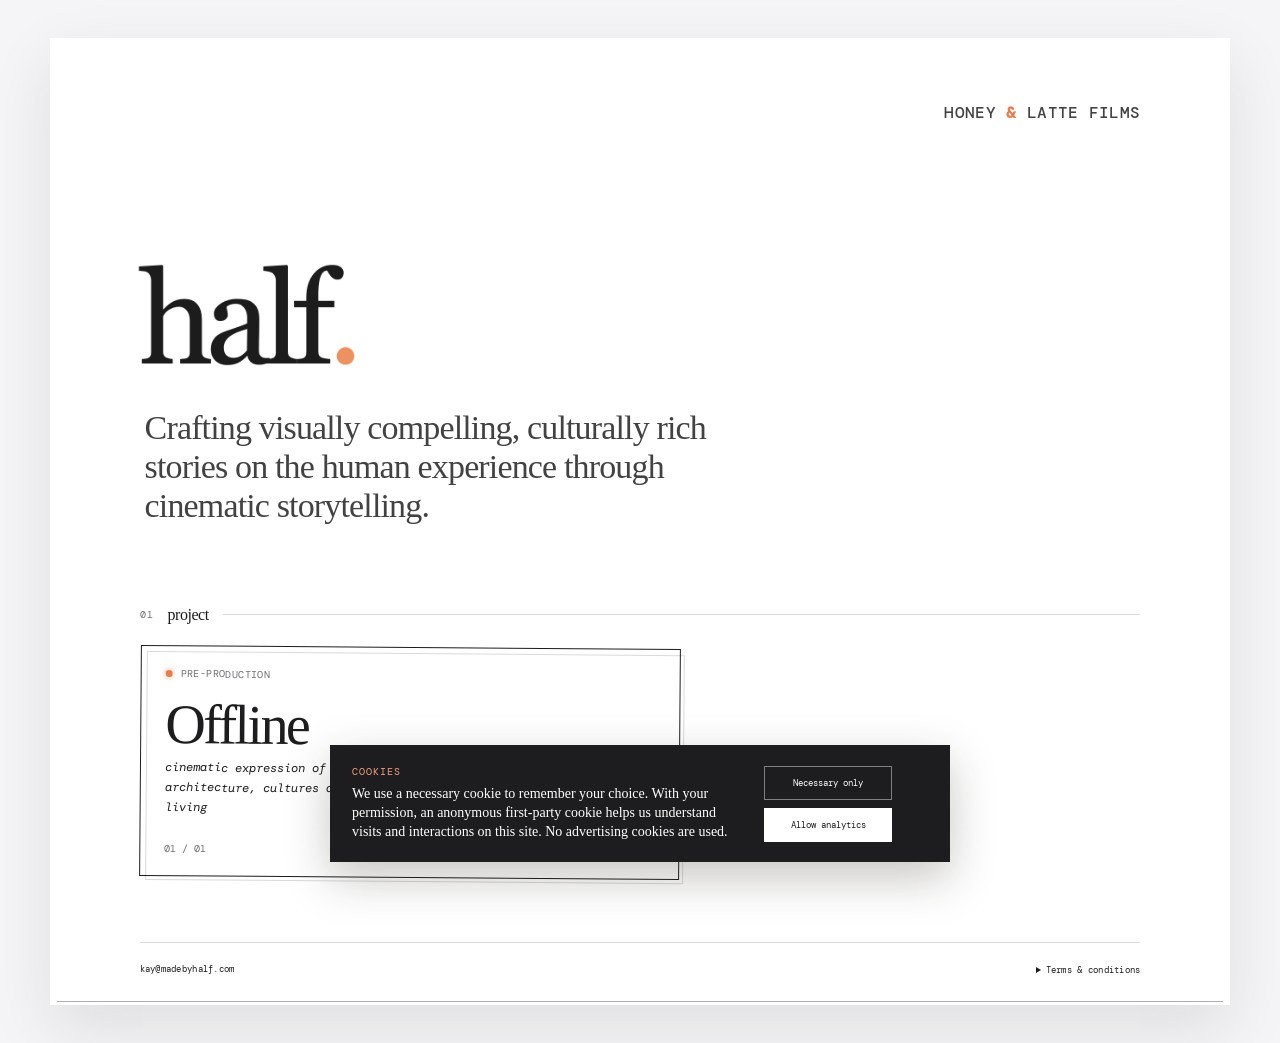
<file: index.html>
<!doctype html>
<html lang="en">
  <head>
    <meta charset="UTF-8" />
    <meta name="viewport" content="width=device-width, initial-scale=1.0" />
    <meta name="theme-color" content="#f5f5f7" />
    <meta
      name="description"
      content="half. — Honey And Latte Films"
    />
    <link rel="icon" href="assets/favicon.svg" type="image/svg+xml" />
    <link rel="preconnect" href="https://fonts.googleapis.com" />
    <link rel="preconnect" href="https://fonts.gstatic.com" crossorigin />
    <link href="https://fonts.googleapis.com/css2?family=DM+Mono:wght@500&display=swap" rel="stylesheet" />
    <title>Honey And Latte Films</title>
    <link rel="stylesheet" href="styles.css" />
  </head>
  <body>
    <main class="canvas">
      <div class="paper" aria-label="Honey And Latte Films landing page">
        <header class="masthead">
          <span class="studio-name">HONEY <span class="studio-ampersand">&amp;</span> LATTE FILMS</span>
        </header>

        <section class="hero" id="top">
          <img class="logo" src="assets/half-logo.png" alt="half." />
          <p class="blurb">
            Crafting visually compelling, culturally rich stories on the human
            experience through cinematic storytelling.
          </p>
        </section>

        <section class="projects" id="projects">
          <div class="section-heading">
            <span>01</span>
            <h2>project</h2>
            <span class="rule"></span>
          </div>

          <article class="project-card">
            <div class="project-meta">
              <span class="status-dot"></span>
              <span>Pre-Production</span>
            </div>
            <h3>Offline</h3>
            <p><em>cinematic expression of what home means, told through the architecture, cultures and people shaping contemporary African living</em></p>
            <span class="project-number">01 / 01</span>
          </article>
        </section>

        <footer class="footer">
          <a href="mailto:kay@madebyhalf.com">kay@madebyhalf.com</a>
          <details class="legal">
            <summary>Terms &amp; conditions</summary>
            <div class="legal-copy">
              <p><strong>About this site.</strong> This website is provided by Honey And Latte Films for general information about our work and projects. Project details, working titles and production phases may change without notice.</p>
              <p><strong>Use of content.</strong> Text, logos, images and other material on this site belong to Honey And Latte Films or are used with permission. You may view the site for personal, non-commercial use only. Please do not copy, adapt or republish material without written permission.</p>
              <p><strong>Contact.</strong> Messages sent to <a href="mailto:kay@madebyhalf.com">kay@madebyhalf.com</a> are handled for the purpose of responding to enquiries. This site does not offer accounts, purchases or user submissions.</p>
              <p><strong>Cookies.</strong> The site uses a necessary cookie to remember your cookie choice. If you choose “Allow analytics”, a first-party engagement cookie records anonymous visit and interaction counts on this device. No third-party advertising or cross-site tracking is enabled by this page. You can change your choice by clearing site cookies.</p>
              <p><strong>Disclaimer.</strong> The site is provided on an “as available” basis. Honey And Latte Films does not guarantee that it will always be complete, current or uninterrupted. These terms are governed by the laws of England and Wales.</p>
            </div>
          </details>
        </footer>
      </div>
    </main>

    <aside class="cookie-banner" id="cookie-banner" role="dialog" aria-labelledby="cookie-title" aria-describedby="cookie-description" hidden>
      <div>
        <p class="cookie-label" id="cookie-title">Cookies</p>
        <p id="cookie-description">We use a necessary cookie to remember your choice. With your permission, an anonymous first-party cookie helps us understand visits and interactions on this site. No advertising cookies are used.</p>
      </div>
      <div class="cookie-actions">
        <button class="cookie-button cookie-button--quiet" id="reject-cookies" type="button">Necessary only</button>
        <button class="cookie-button" id="accept-cookies" type="button">Allow analytics</button>
      </div>
    </aside>
    <script src="script.js"></script>
  </body>
</html>
</file>
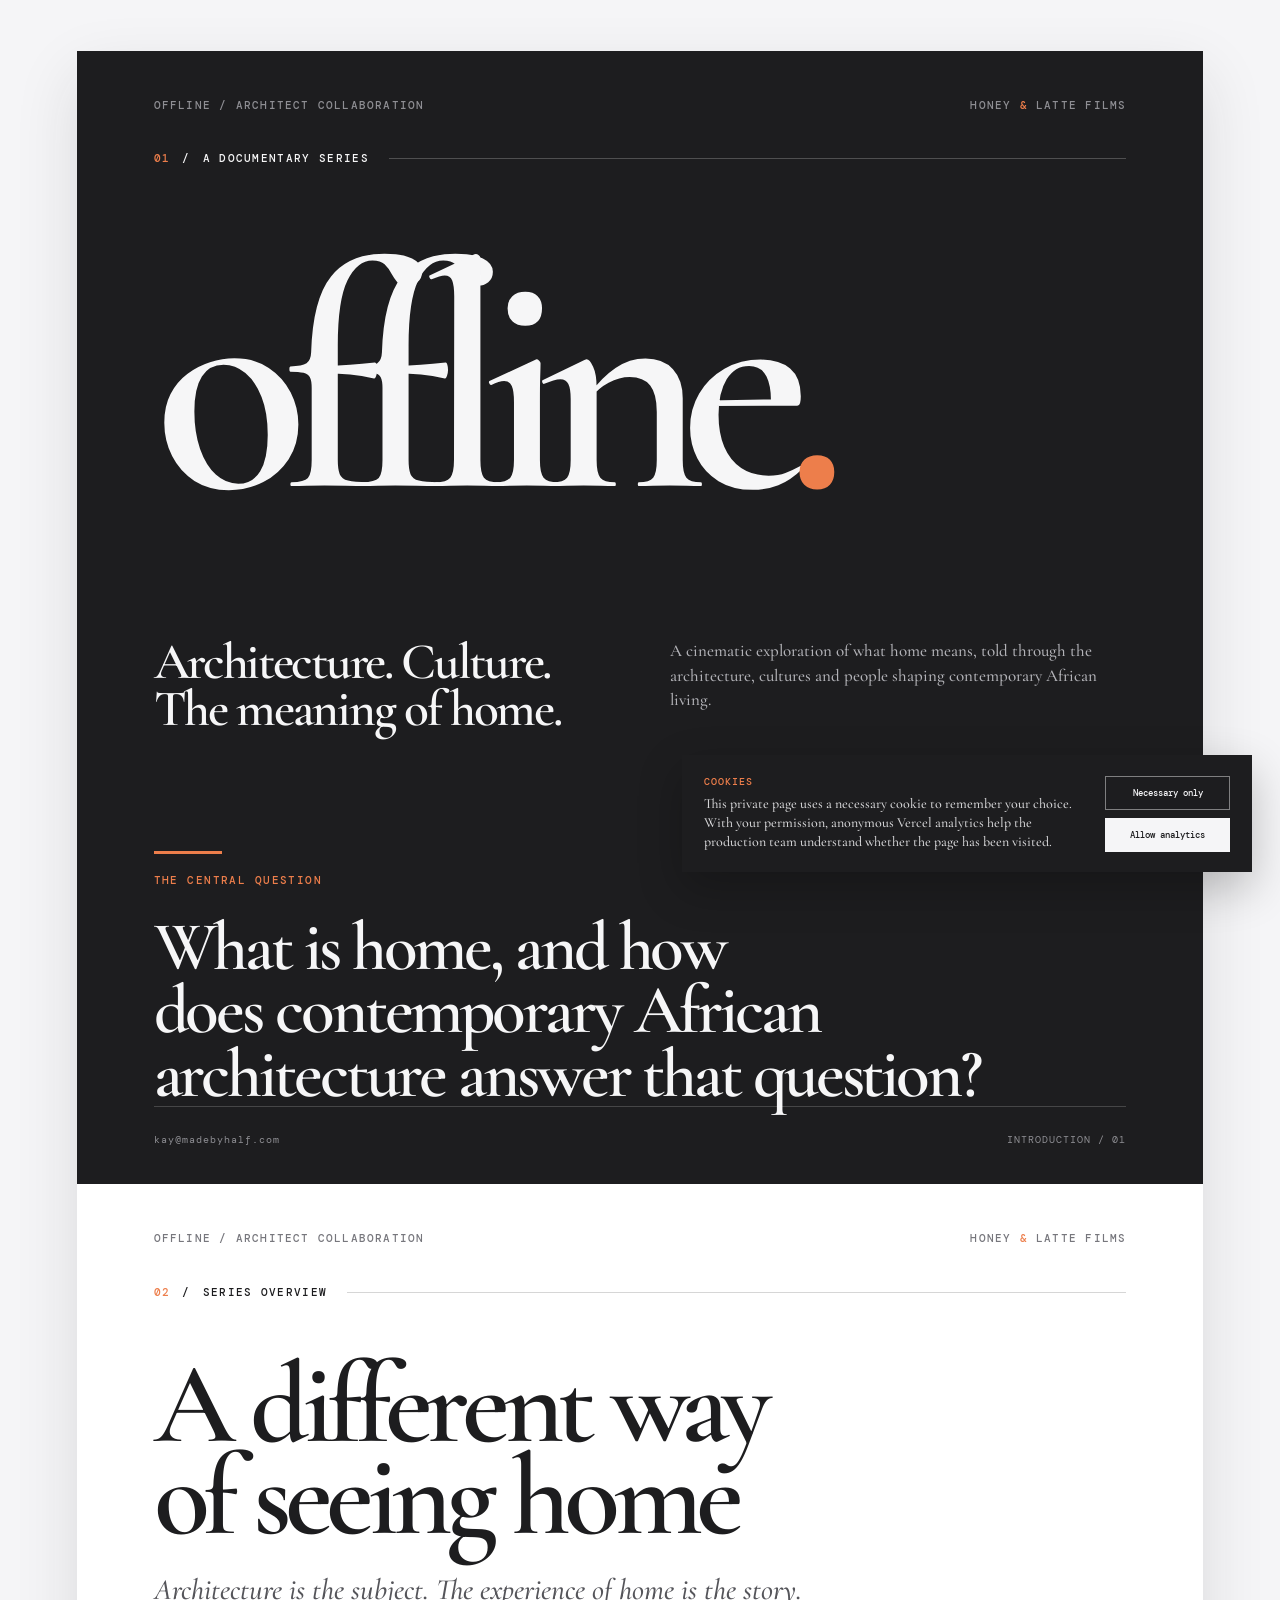
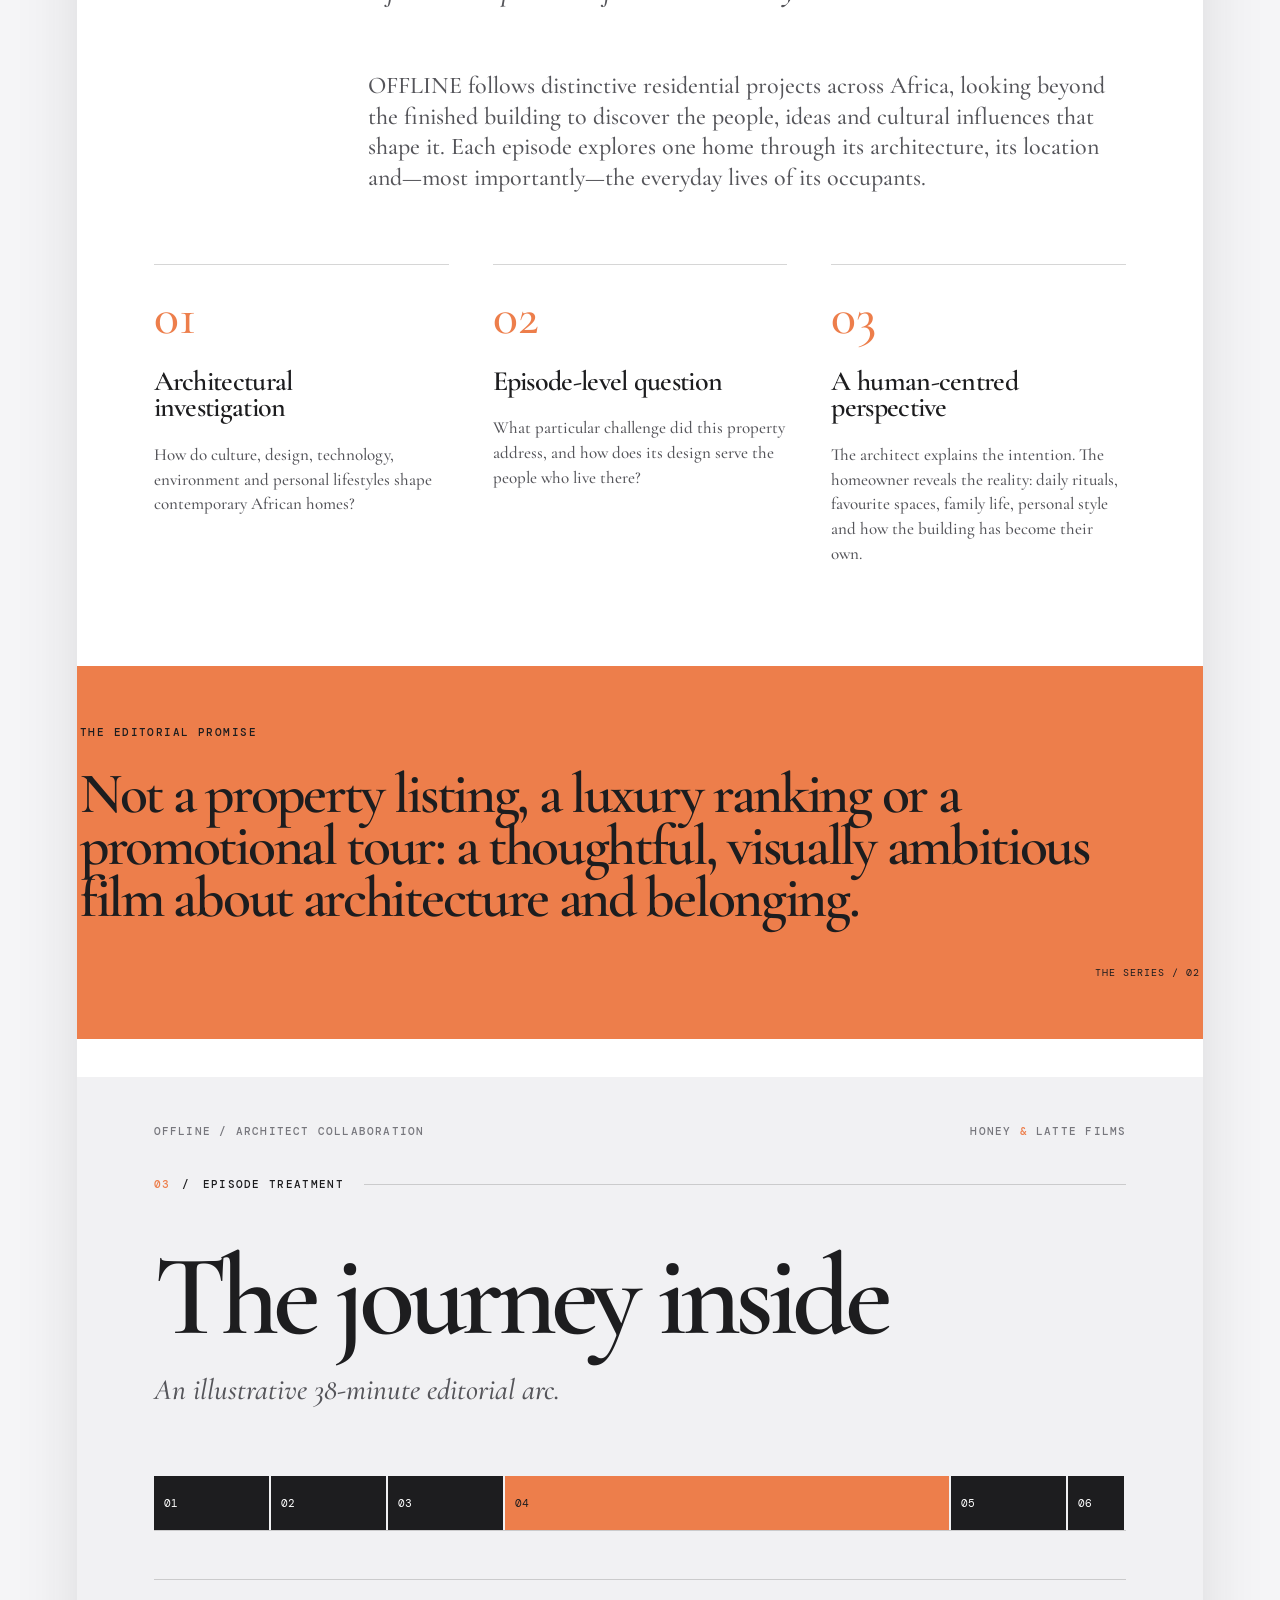
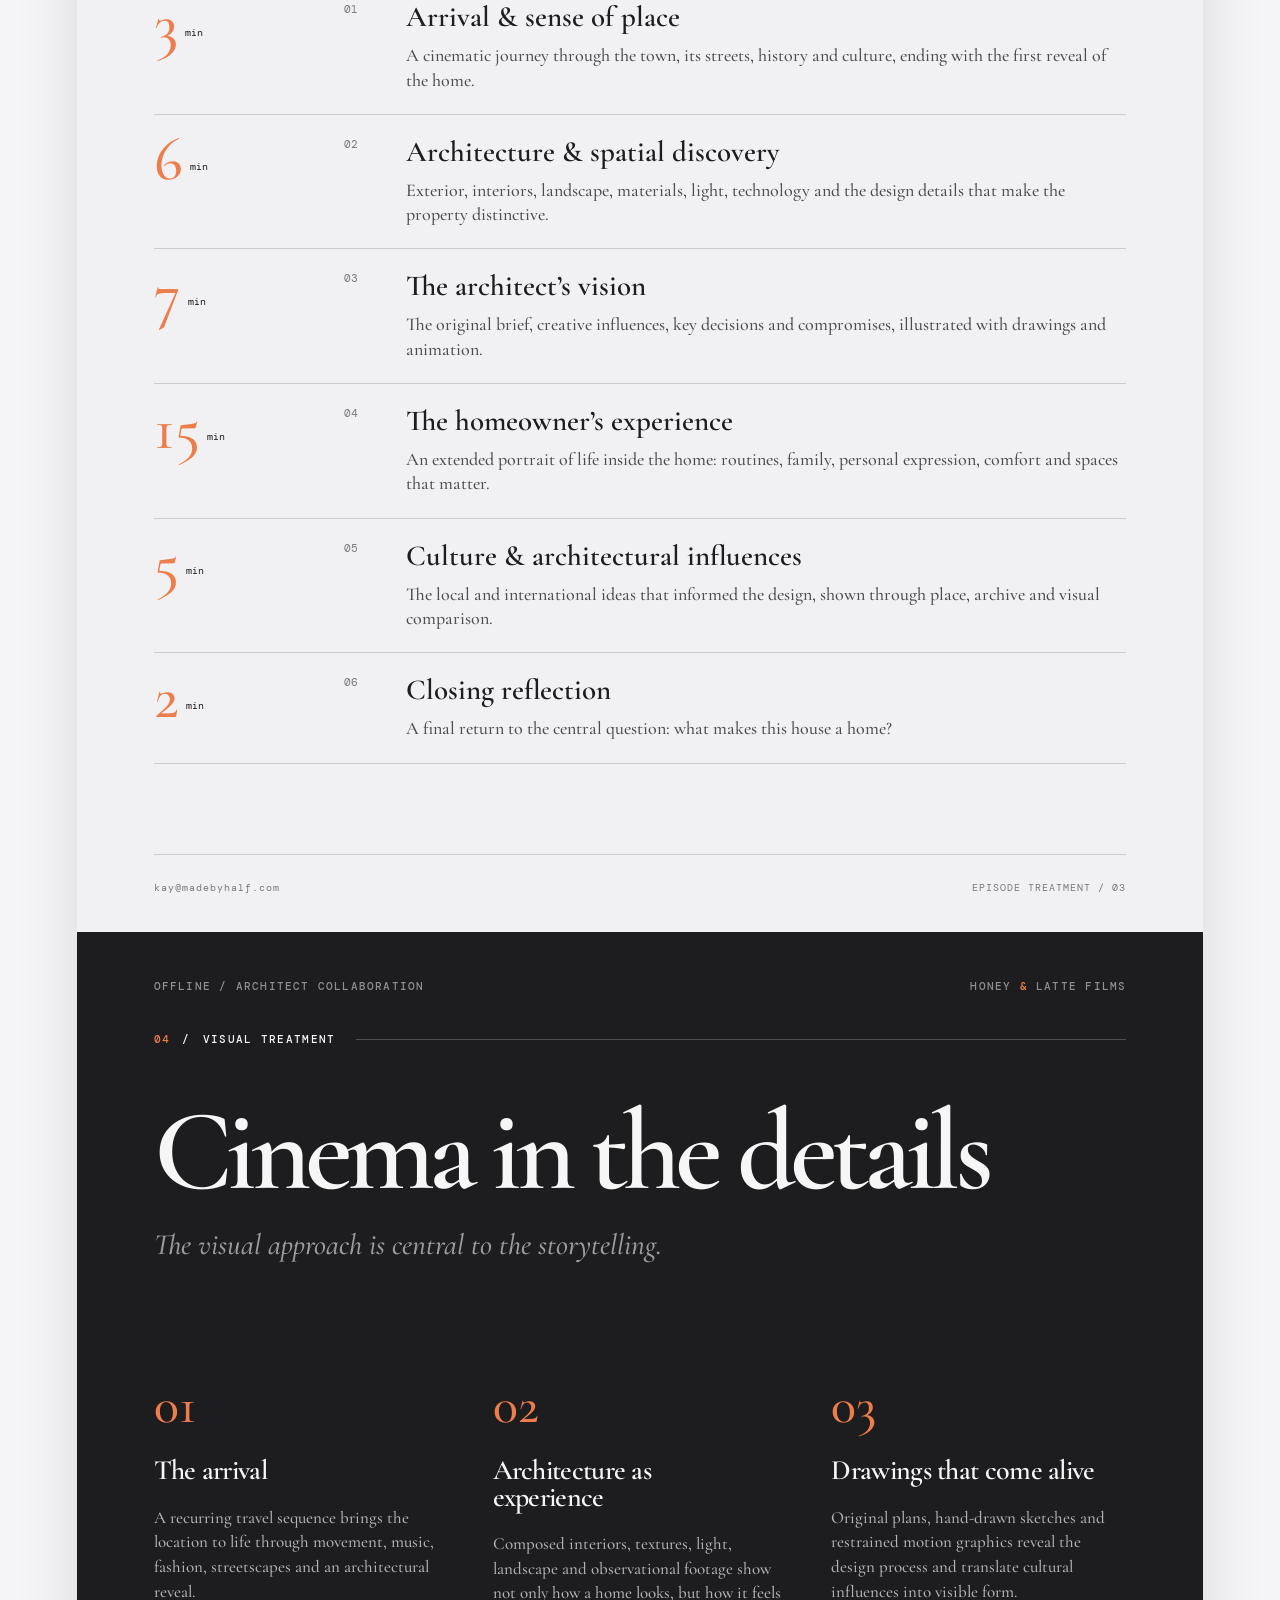
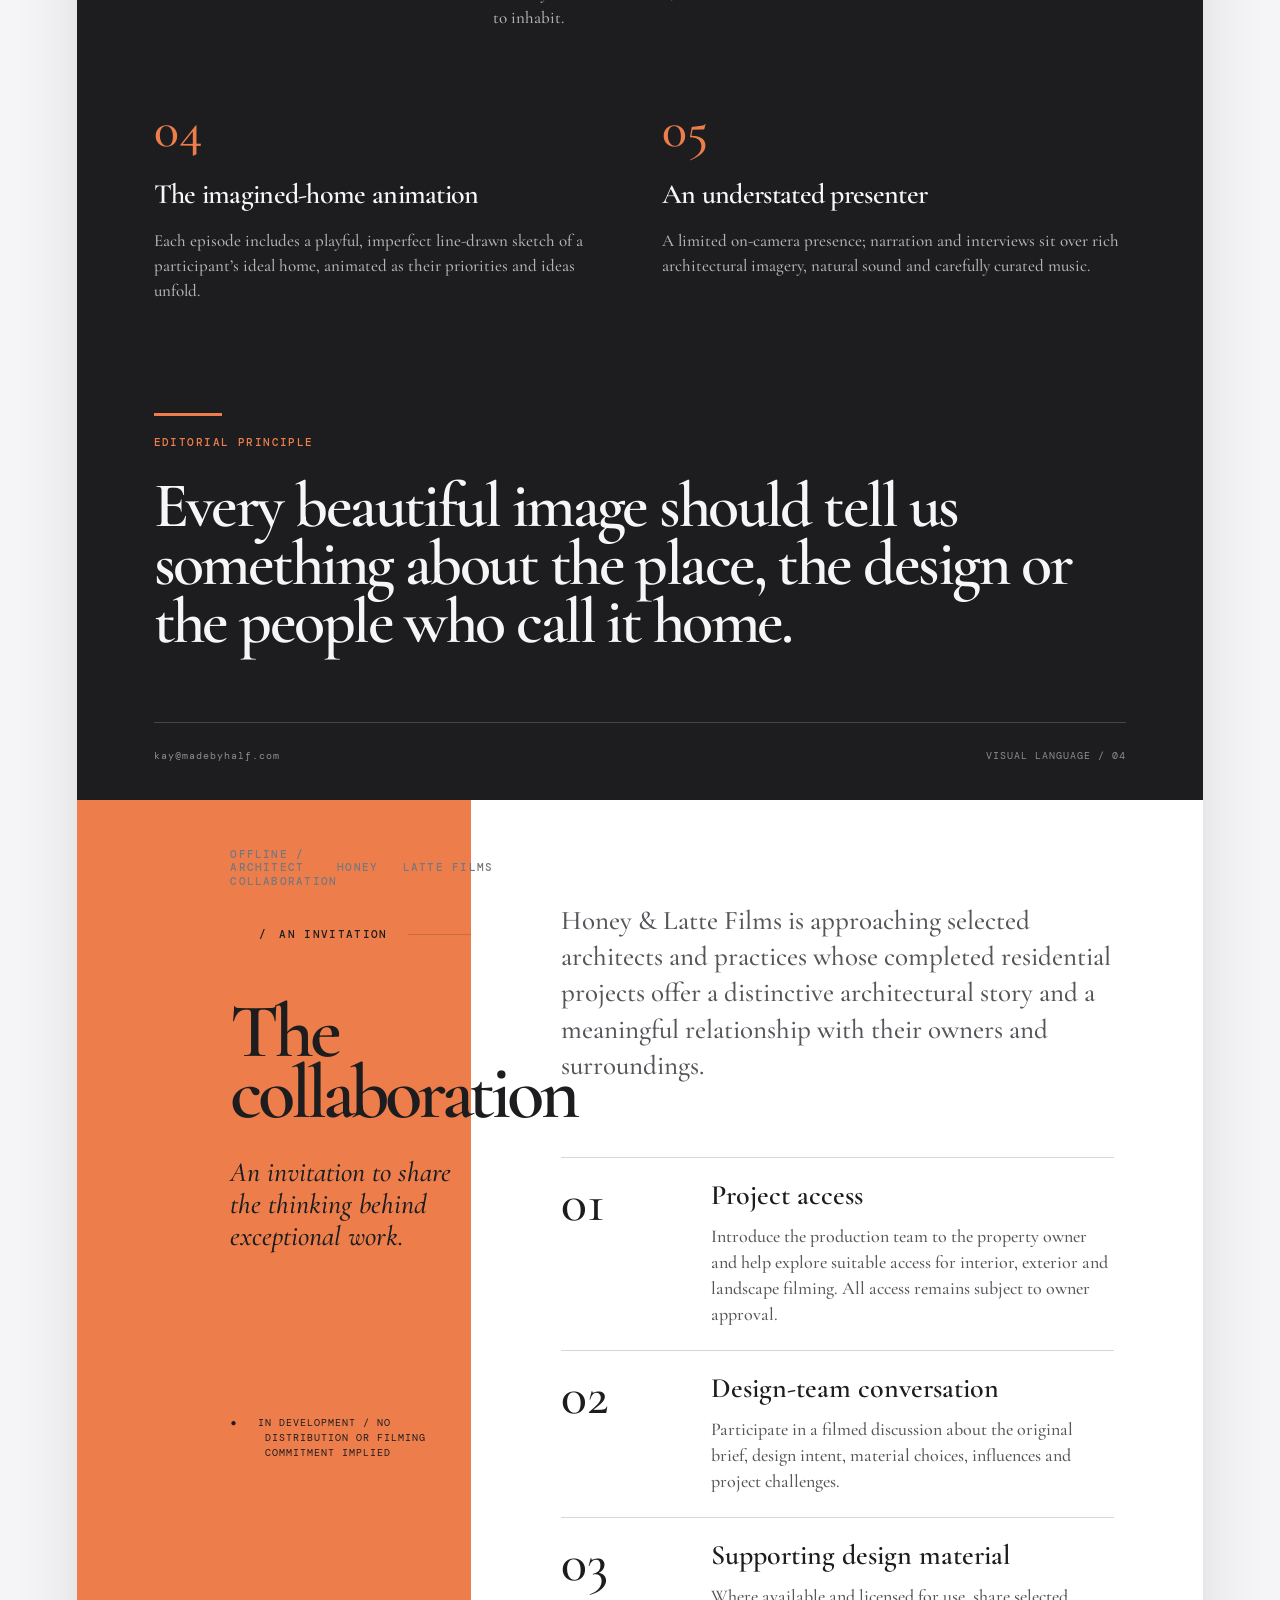
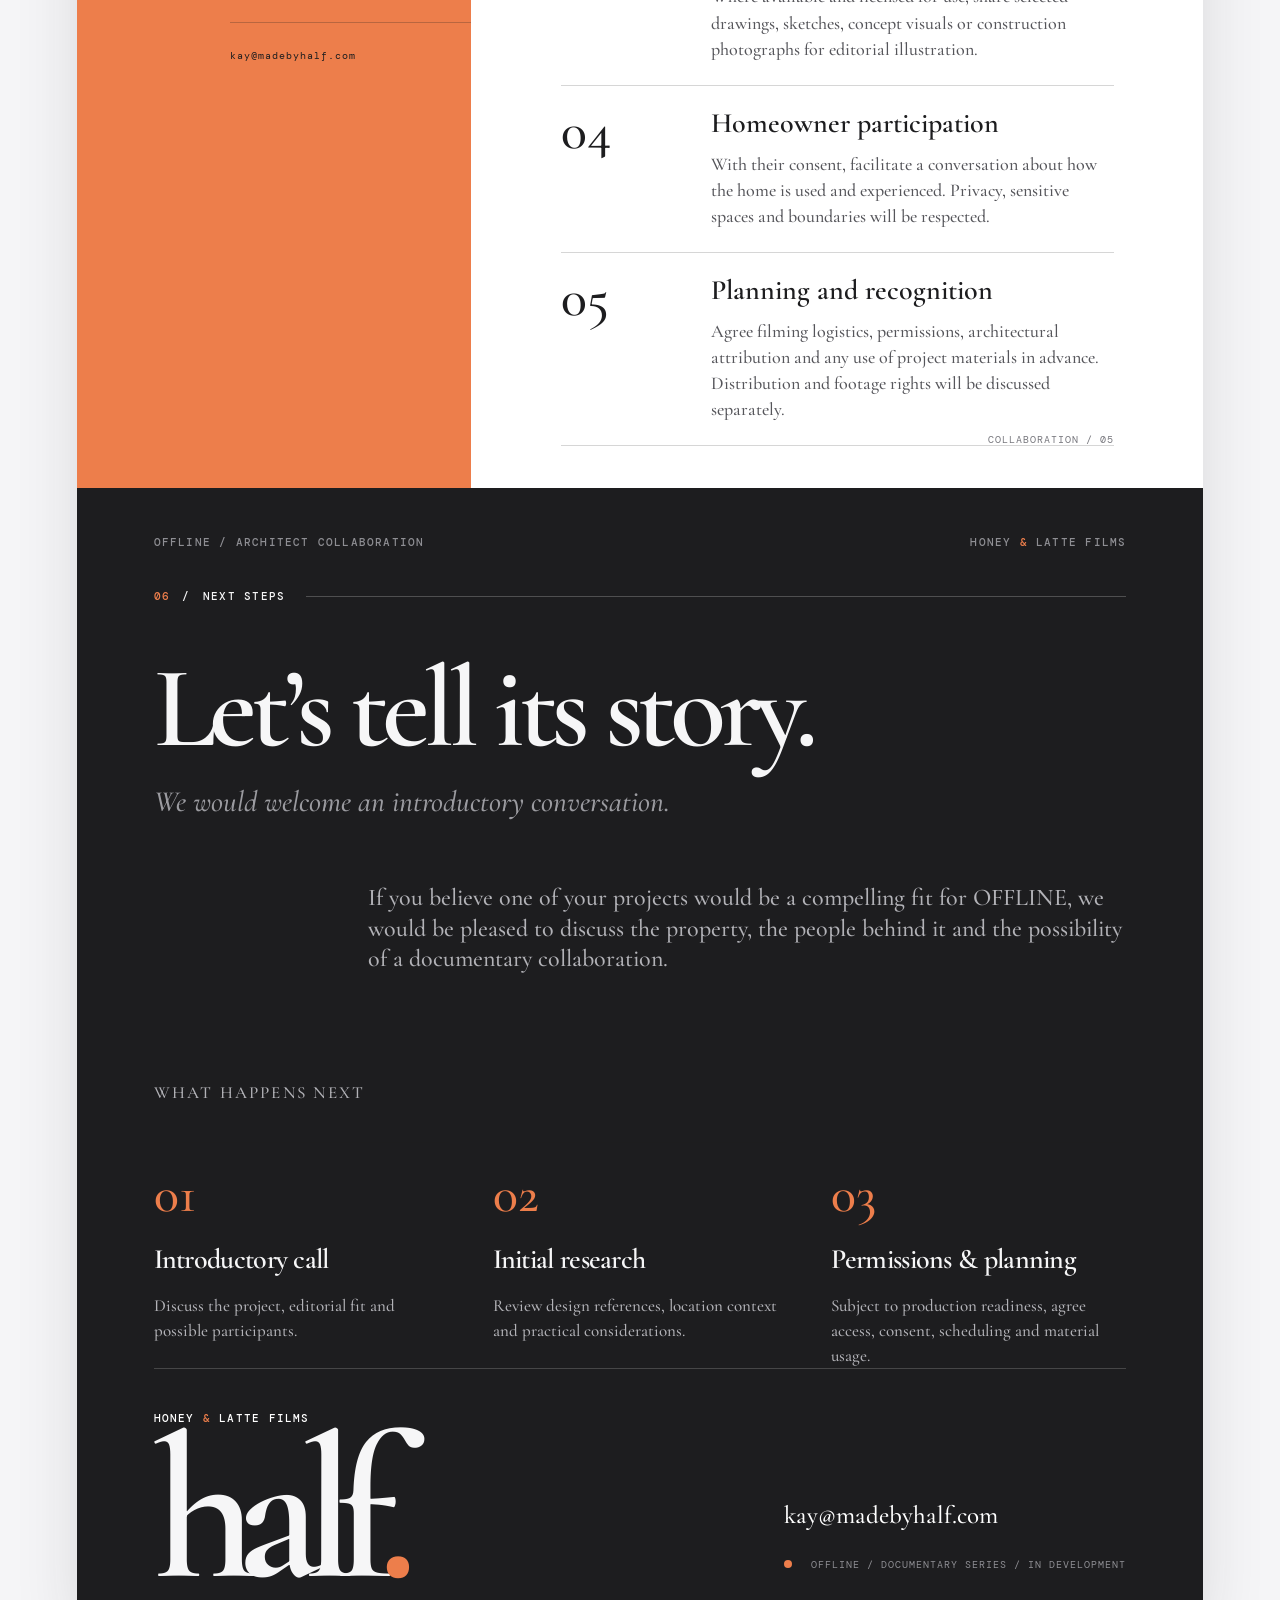
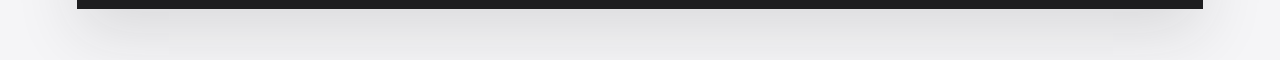
<file: collab/index.html>
<!doctype html>
<html lang="en">
  <head>
    <meta charset="UTF-8" />
    <meta name="viewport" content="width=device-width, initial-scale=1.0" />
    <meta name="robots" content="noindex, nofollow, noarchive" />
    <meta name="theme-color" content="#1d1d1f" />
    <title>Offline — Architect Collaboration</title>
    <link rel="icon" href="../assets/favicon.svg" type="image/svg+xml" />
    <link rel="preconnect" href="https://fonts.googleapis.com" />
    <link rel="preconnect" href="https://fonts.gstatic.com" crossorigin />
    <link href="https://fonts.googleapis.com/css2?family=Cormorant+Garamond:ital,wght@0,500;0,600;0,700;1,500;1,600&family=DM+Mono:wght@400;500&display=swap" rel="stylesheet" />
    <link rel="stylesheet" href="collab.css" />
  </head>
  <body>
    <main class="deck" id="top">
      <section class="deck-page page-dark page-intro">
        <div class="page-inner">
          <header class="deck-header">
            <span>OFFLINE / ARCHITECT COLLABORATION</span>
            <span class="wordmark">HONEY <b>&amp;</b> LATTE FILMS</span>
          </header>
          <div class="section-label"><span>01</span><span>/</span><span>A DOCUMENTARY SERIES</span><i></i></div>
          <div class="intro-title">offline<span>.</span></div>
          <div class="intro-lockup">
            <h1>Architecture. Culture.<br />The meaning of home.</h1>
            <p>A cinematic exploration of what home means, told through the architecture, cultures and people shaping contemporary African living.</p>
          </div>
          <div class="question">
            <div class="accent-rule"></div>
            <p class="kicker">THE CENTRAL QUESTION</p>
            <h2>What is home, and how<br />does contemporary African<br />architecture answer that question?</h2>
          </div>
          <footer class="deck-footer">
            <span>kay@madebyhalf.com</span>
            <span>INTRODUCTION / 01</span>
          </footer>
        </div>
      </section>

      <section class="deck-page page-light page-overview">
        <div class="page-inner">
          <header class="deck-header"><span>OFFLINE / ARCHITECT COLLABORATION</span><span class="wordmark">HONEY <b>&amp;</b> LATTE FILMS</span></header>
          <div class="section-label"><span>02</span><span>/</span><span>SERIES OVERVIEW</span><i></i></div>
          <h2 class="display-title">A different way<br />of seeing home</h2>
          <p class="display-subtitle">Architecture is the subject. The experience of home is the story.</p>
          <p class="wide-copy">OFFLINE follows distinctive residential projects across Africa, looking beyond the finished building to discover the people, ideas and cultural influences that shape it. Each episode explores one home through its architecture, its location and—most importantly—the everyday lives of its occupants.</p>
          <div class="three-col">
            <article><span class="orange-number">01</span><h3>Architectural<br />investigation</h3><p>How do culture, design, technology, environment and personal lifestyles shape contemporary African homes?</p></article>
            <article><span class="orange-number">02</span><h3>Episode-level question</h3><p>What particular challenge did this property address, and how does its design serve the people who live there?</p></article>
            <article><span class="orange-number">03</span><h3>A human-centred<br />perspective</h3><p>The architect explains the intention. The homeowner reveals the reality: daily rituals, favourite spaces, family life, personal style and how the building has become their own.</p></article>
          </div>
          <div class="editorial-band"><p class="kicker">THE EDITORIAL PROMISE</p><h2>Not a property listing, a luxury ranking or a promotional tour: a thoughtful, visually ambitious film about architecture and belonging.</h2><span>THE SERIES / 02</span></div>
        </div>
      </section>

      <section class="deck-page page-grey page-treatment">
        <div class="page-inner">
          <header class="deck-header"><span>OFFLINE / ARCHITECT COLLABORATION</span><span class="wordmark">HONEY <b>&amp;</b> LATTE FILMS</span></header>
          <div class="section-label"><span>03</span><span>/</span><span>EPISODE TREATMENT</span><i></i></div>
          <h2 class="display-title">The journey inside</h2>
          <p class="display-subtitle">An illustrative 38-minute editorial arc.</p>
          <div class="episode-strip"><span>01</span><span>02</span><span>03</span><span class="active">04</span><span>05</span><span>06</span></div>
          <div class="episode-list">
            <article><strong>3<small>min</small></strong><em>01</em><div><h3>Arrival &amp; sense of place</h3><p>A cinematic journey through the town, its streets, history and culture, ending with the first reveal of the home.</p></div></article>
            <article><strong>6<small>min</small></strong><em>02</em><div><h3>Architecture &amp; spatial discovery</h3><p>Exterior, interiors, landscape, materials, light, technology and the design details that make the property distinctive.</p></div></article>
            <article><strong>7<small>min</small></strong><em>03</em><div><h3>The architect’s vision</h3><p>The original brief, creative influences, key decisions and compromises, illustrated with drawings and animation.</p></div></article>
            <article><strong>15<small>min</small></strong><em>04</em><div><h3>The homeowner’s experience</h3><p>An extended portrait of life inside the home: routines, family, personal expression, comfort and spaces that matter.</p></div></article>
            <article><strong>5<small>min</small></strong><em>05</em><div><h3>Culture &amp; architectural influences</h3><p>The local and international ideas that informed the design, shown through place, archive and visual comparison.</p></div></article>
            <article><strong>2<small>min</small></strong><em>06</em><div><h3>Closing reflection</h3><p>A final return to the central question: what makes this house a home?</p></div></article>
          </div>
          <footer class="deck-footer"><span>kay@madebyhalf.com</span><span>EPISODE TREATMENT / 03</span></footer>
        </div>
      </section>

      <section class="deck-page page-dark page-visual">
        <div class="page-inner">
          <header class="deck-header"><span>OFFLINE / ARCHITECT COLLABORATION</span><span class="wordmark">HONEY <b>&amp;</b> LATTE FILMS</span></header>
          <div class="section-label"><span>04</span><span>/</span><span>VISUAL TREATMENT</span><i></i></div>
          <h2 class="display-title">Cinema in the details</h2>
          <p class="display-subtitle">The visual approach is central to the storytelling.</p>
          <div class="visual-grid">
            <article><span class="orange-number">01</span><h3>The arrival</h3><p>A recurring travel sequence brings the location to life through movement, music, fashion, streetscapes and an architectural reveal.</p></article>
            <article><span class="orange-number">02</span><h3>Architecture as<br />experience</h3><p>Composed interiors, textures, light, landscape and observational footage show not only how a home looks, but how it feels to inhabit.</p></article>
            <article><span class="orange-number">03</span><h3>Drawings that come alive</h3><p>Original plans, hand-drawn sketches and restrained motion graphics reveal the design process and translate cultural influences into visible form.</p></article>
            <article><span class="orange-number">04</span><h3>The imagined-home animation</h3><p>Each episode includes a playful, imperfect line-drawn sketch of a participant’s ideal home, animated as their priorities and ideas unfold.</p></article>
            <article><span class="orange-number">05</span><h3>An understated presenter</h3><p>A limited on-camera presence; narration and interviews sit over rich architectural imagery, natural sound and carefully curated music.</p></article>
          </div>
          <div class="principle"><div class="accent-rule"></div><p class="kicker">EDITORIAL PRINCIPLE</p><h2>Every beautiful image should tell us something about the place, the design or the people who call it home.</h2></div>
          <footer class="deck-footer"><span>kay@madebyhalf.com</span><span>VISUAL LANGUAGE / 04</span></footer>
        </div>
      </section>

      <section class="deck-page page-invite">
        <div class="invite-side"><div class="page-inner"><header class="deck-header"><span>OFFLINE / ARCHITECT COLLABORATION</span><span class="wordmark">HONEY <b>&amp;</b> LATTE FILMS</span></header><div class="section-label"><span>05</span><span>/</span><span>AN INVITATION</span><i></i></div><h2 class="display-title">The collaboration</h2><p class="display-subtitle">An invitation to share<br />the thinking behind<br />exceptional work.</p><div class="invite-note">● &nbsp; IN DEVELOPMENT / NO<br />&nbsp;&nbsp;&nbsp;&nbsp; DISTRIBUTION OR FILMING<br />&nbsp;&nbsp;&nbsp;&nbsp; COMMITMENT IMPLIED</div><footer class="deck-footer"><span>kay@madebyhalf.com</span></footer></div></div>
        <div class="invite-main"><p>Honey &amp; Latte Films is approaching selected architects and practices whose completed residential projects offer a distinctive architectural story and a meaningful relationship with their owners and surroundings.</p><div class="invite-list"><article><strong>01</strong><div><h3>Project access</h3><p>Introduce the production team to the property owner and help explore suitable access for interior, exterior and landscape filming. All access remains subject to owner approval.</p></div></article><article><strong>02</strong><div><h3>Design-team conversation</h3><p>Participate in a filmed discussion about the original brief, design intent, material choices, influences and project challenges.</p></div></article><article><strong>03</strong><div><h3>Supporting design material</h3><p>Where available and licensed for use, share selected drawings, sketches, concept visuals or construction photographs for editorial illustration.</p></div></article><article><strong>04</strong><div><h3>Homeowner participation</h3><p>With their consent, facilitate a conversation about how the home is used and experienced. Privacy, sensitive spaces and boundaries will be respected.</p></div></article><article><strong>05</strong><div><h3>Planning and recognition</h3><p>Agree filming logistics, permissions, architectural attribution and any use of project materials in advance. Distribution and footage rights will be discussed separately.</p></div></article></div><span class="page-mark">COLLABORATION / 05</span></div>
      </section>

      <section class="deck-page page-dark page-next">
        <div class="page-inner">
          <header class="deck-header"><span>OFFLINE / ARCHITECT COLLABORATION</span><span class="wordmark">HONEY <b>&amp;</b> LATTE FILMS</span></header>
          <div class="section-label"><span>06</span><span>/</span><span>NEXT STEPS</span><i></i></div>
          <h2 class="display-title">Let’s tell its story.</h2>
          <p class="display-subtitle">We would welcome an introductory conversation.</p>
          <p class="wide-copy">If you believe one of your projects would be a compelling fit for OFFLINE, we would be pleased to discuss the property, the people behind it and the possibility of a documentary collaboration.</p>
          <div class="next-steps"><p class="kicker">WHAT HAPPENS NEXT</p><div class="three-col"><article><span class="orange-number">01</span><h3>Introductory call</h3><p>Discuss the project, editorial fit and possible participants.</p></article><article><span class="orange-number">02</span><h3>Initial research</h3><p>Review design references, location context and practical considerations.</p></article><article><span class="orange-number">03</span><h3>Permissions &amp; planning</h3><p>Subject to production readiness, agree access, consent, scheduling and material usage.</p></article></div></div>
          <footer class="final-footer"><div><span class="wordmark">HONEY <b>&amp;</b> LATTE FILMS</span><div class="half-mark">half<span>.</span></div></div><div><a href="mailto:kay@madebyhalf.com">kay@madebyhalf.com</a><p><i></i> OFFLINE / DOCUMENTARY SERIES / IN DEVELOPMENT</p></div></footer>
        </div>
      </section>
    </main>

    <aside class="cookie-banner" id="cookie-banner" role="dialog" aria-labelledby="cookie-title" aria-describedby="cookie-description" hidden>
      <div><p class="cookie-label" id="cookie-title">Cookies</p><p id="cookie-description">This private page uses a necessary cookie to remember your choice. With your permission, anonymous Vercel analytics help the production team understand whether the page has been visited.</p></div>
      <div class="cookie-actions"><button class="cookie-button cookie-button--quiet" id="reject-cookies" type="button">Necessary only</button><button class="cookie-button" id="accept-cookies" type="button">Allow analytics</button></div>
    </aside>
    <script src="collab.js"></script>
  </body>
</html>
</file>
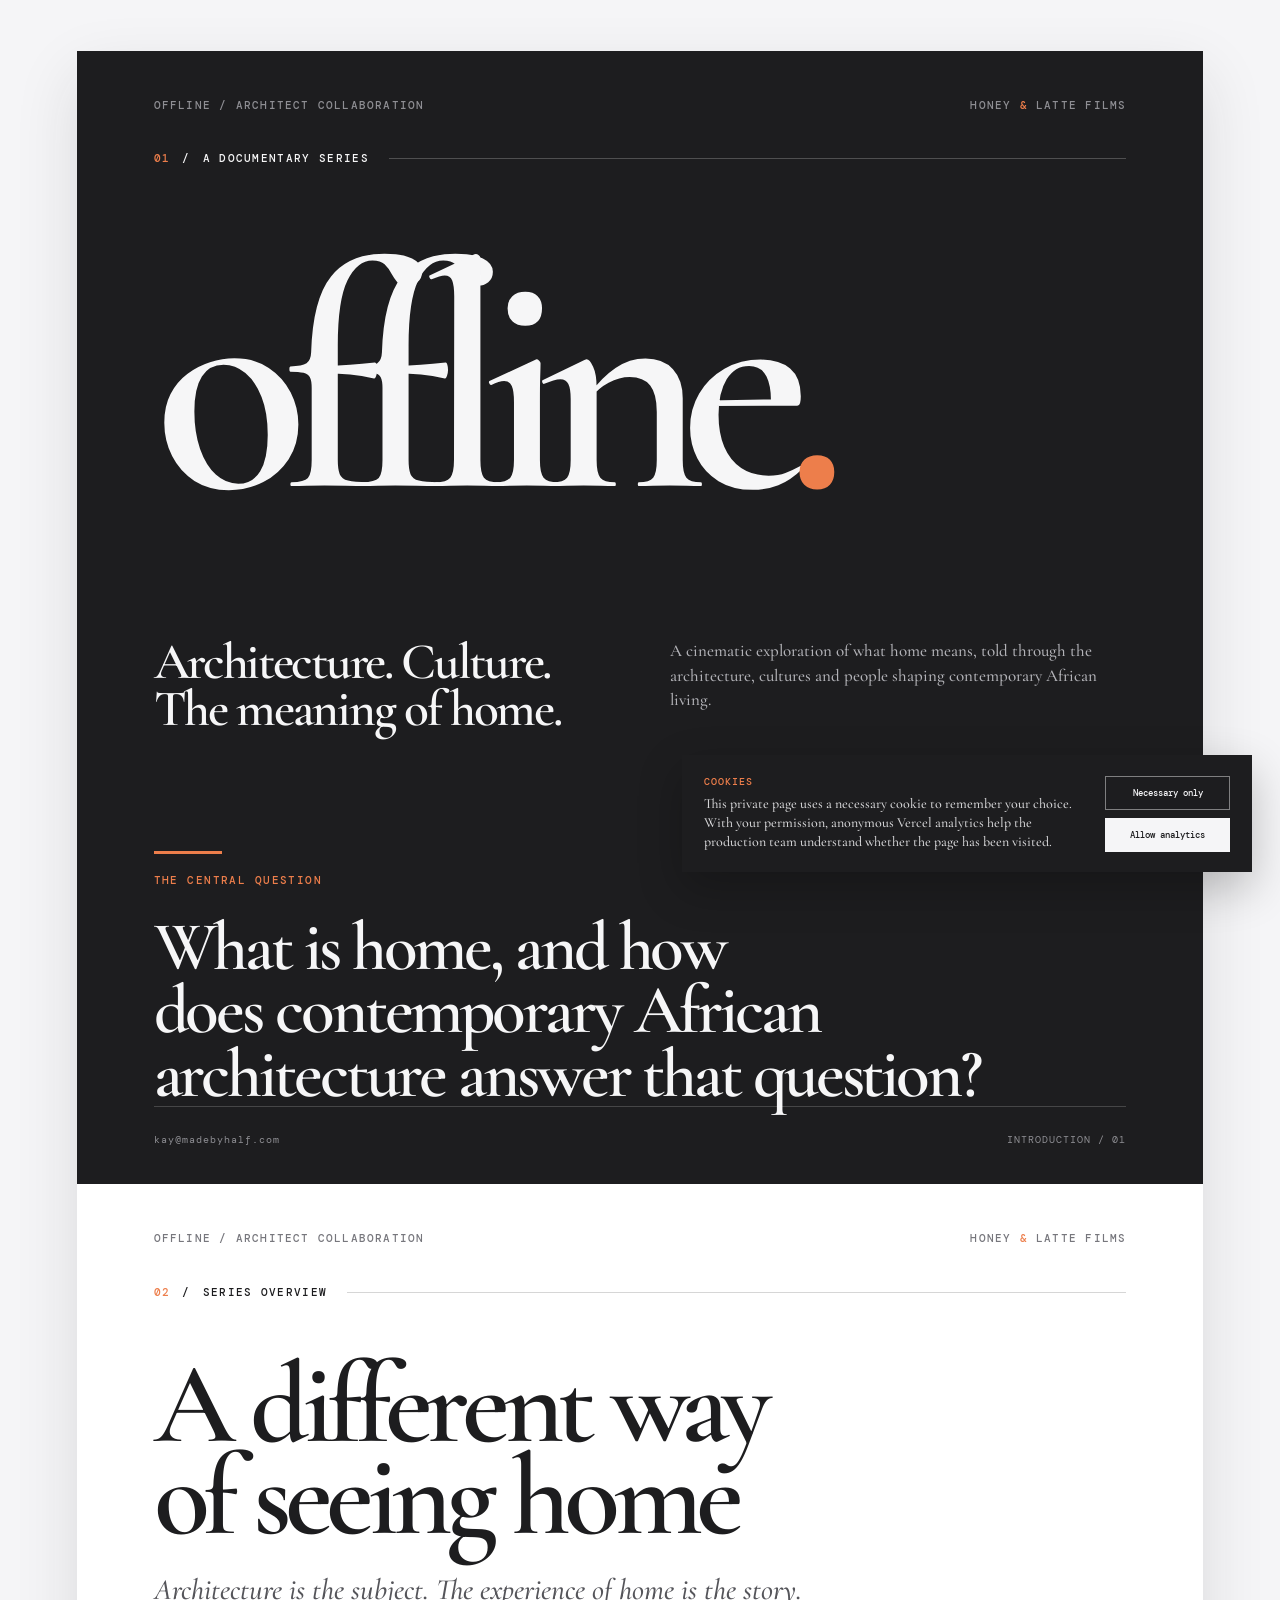
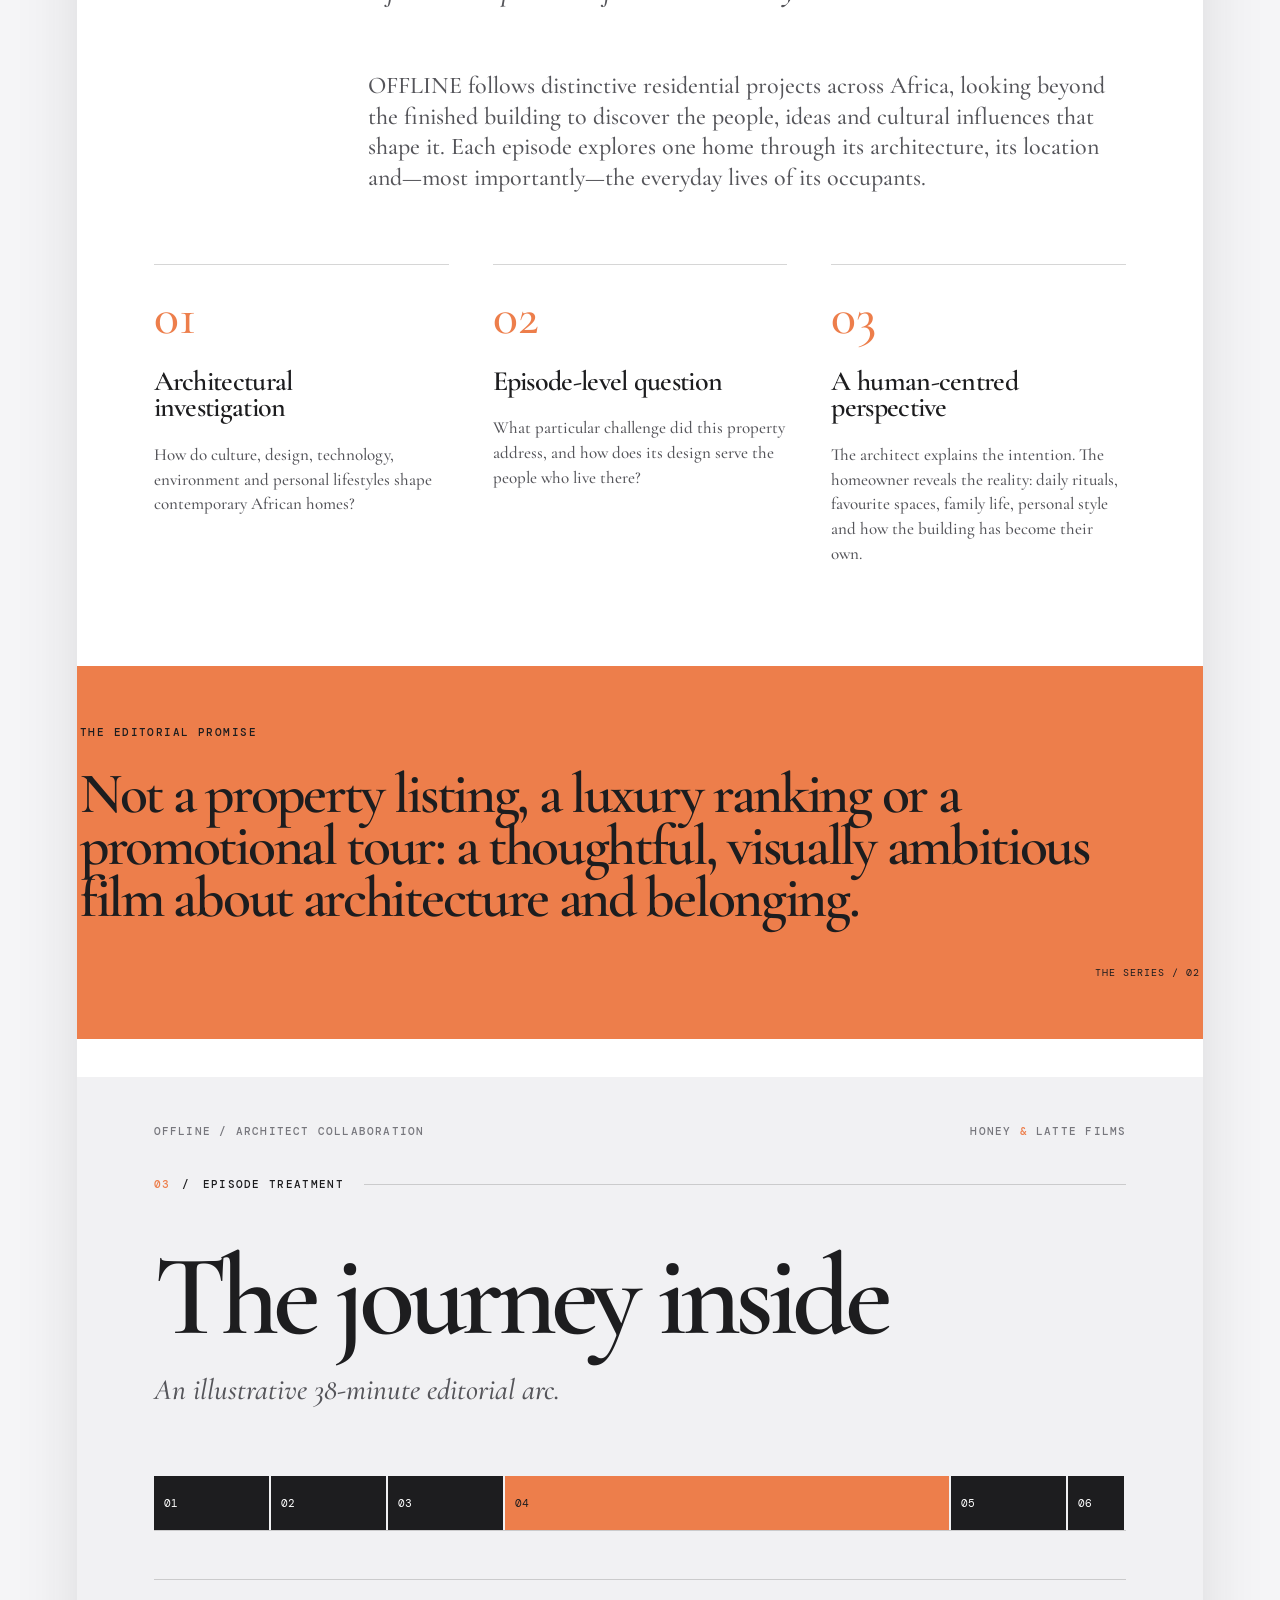
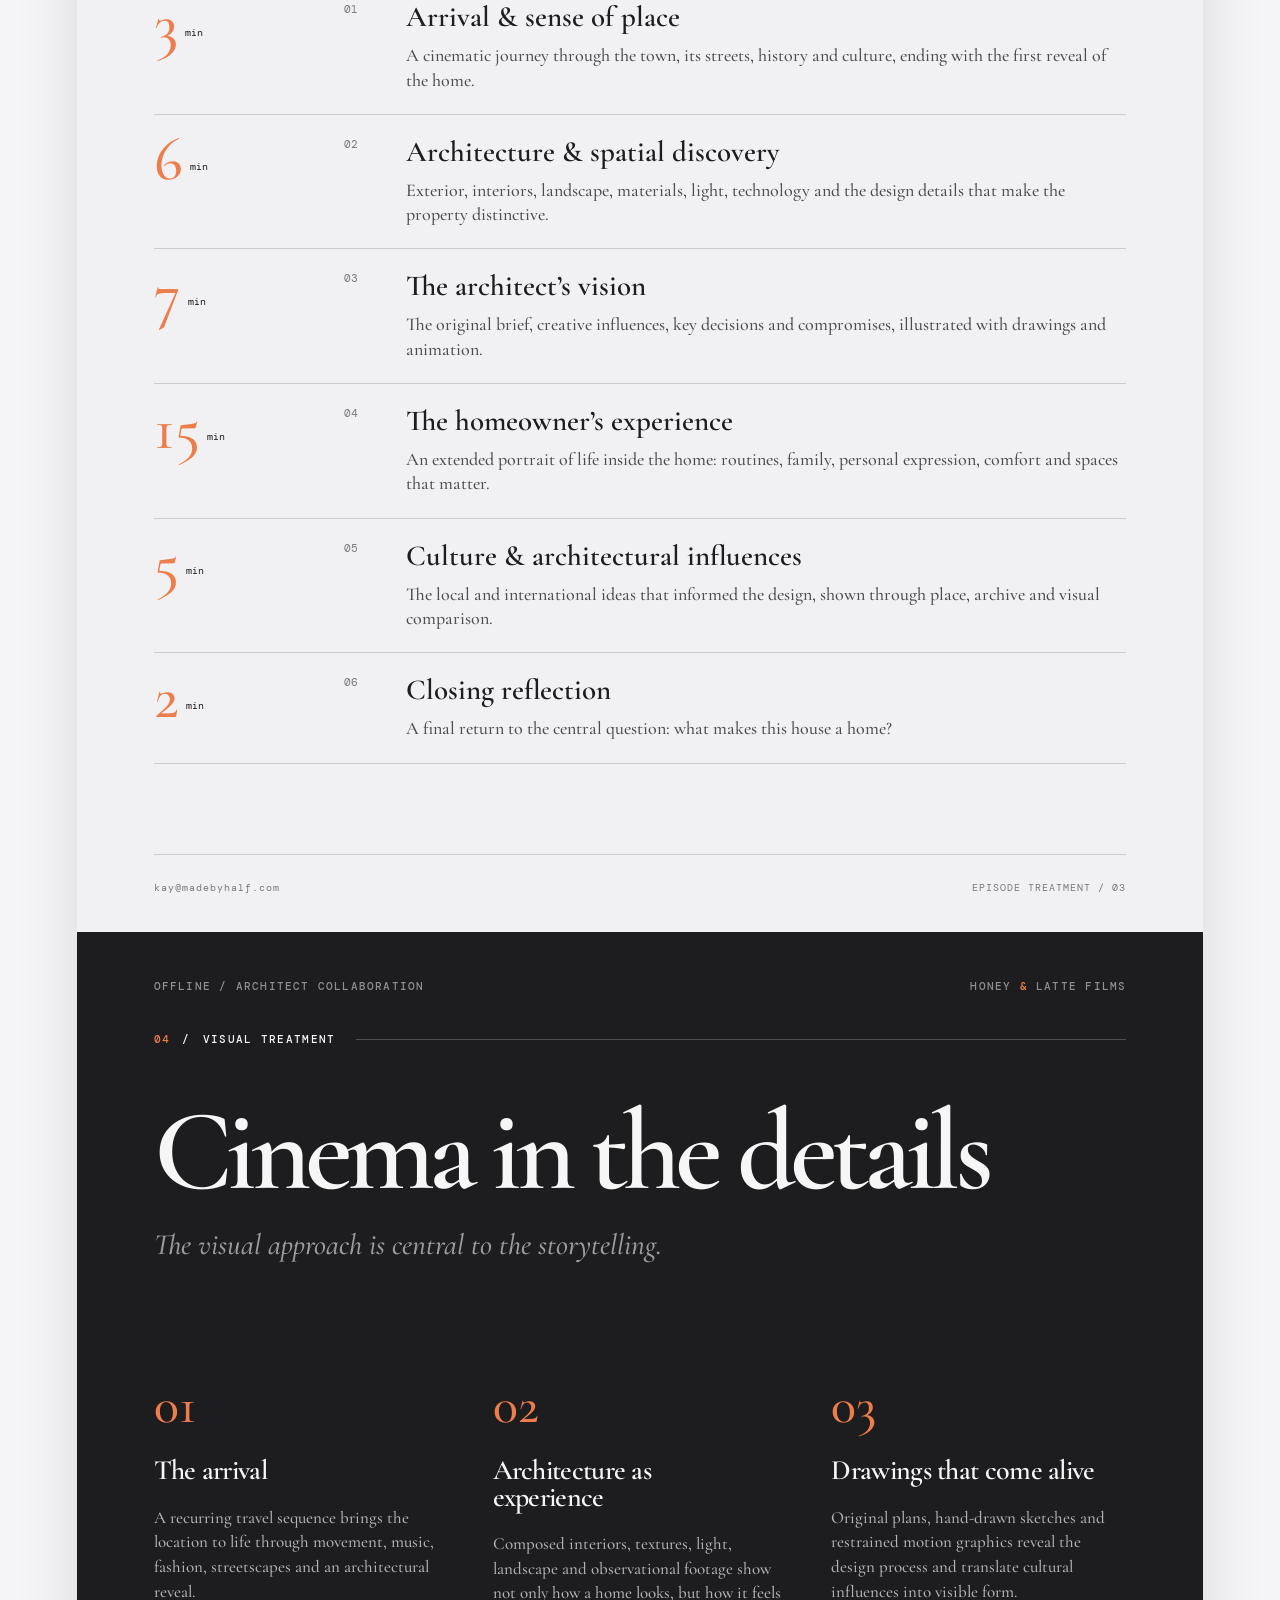
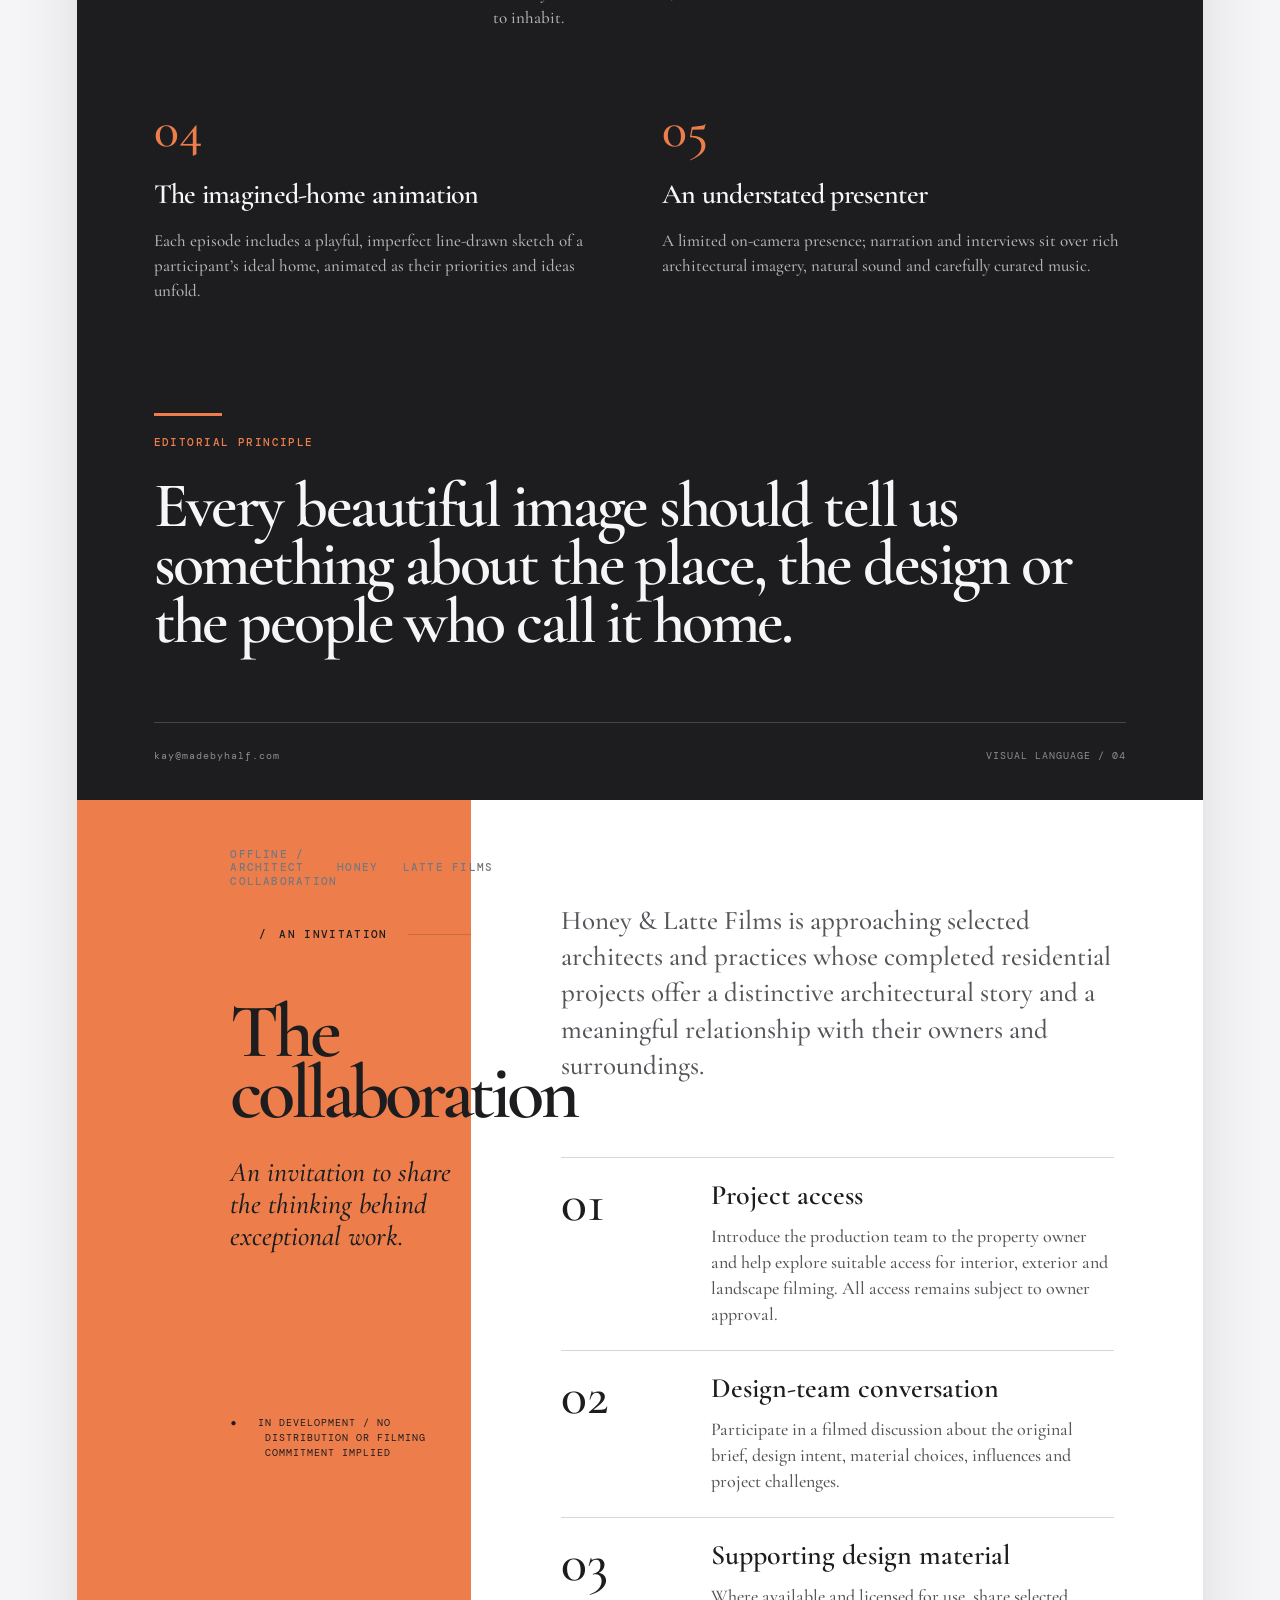
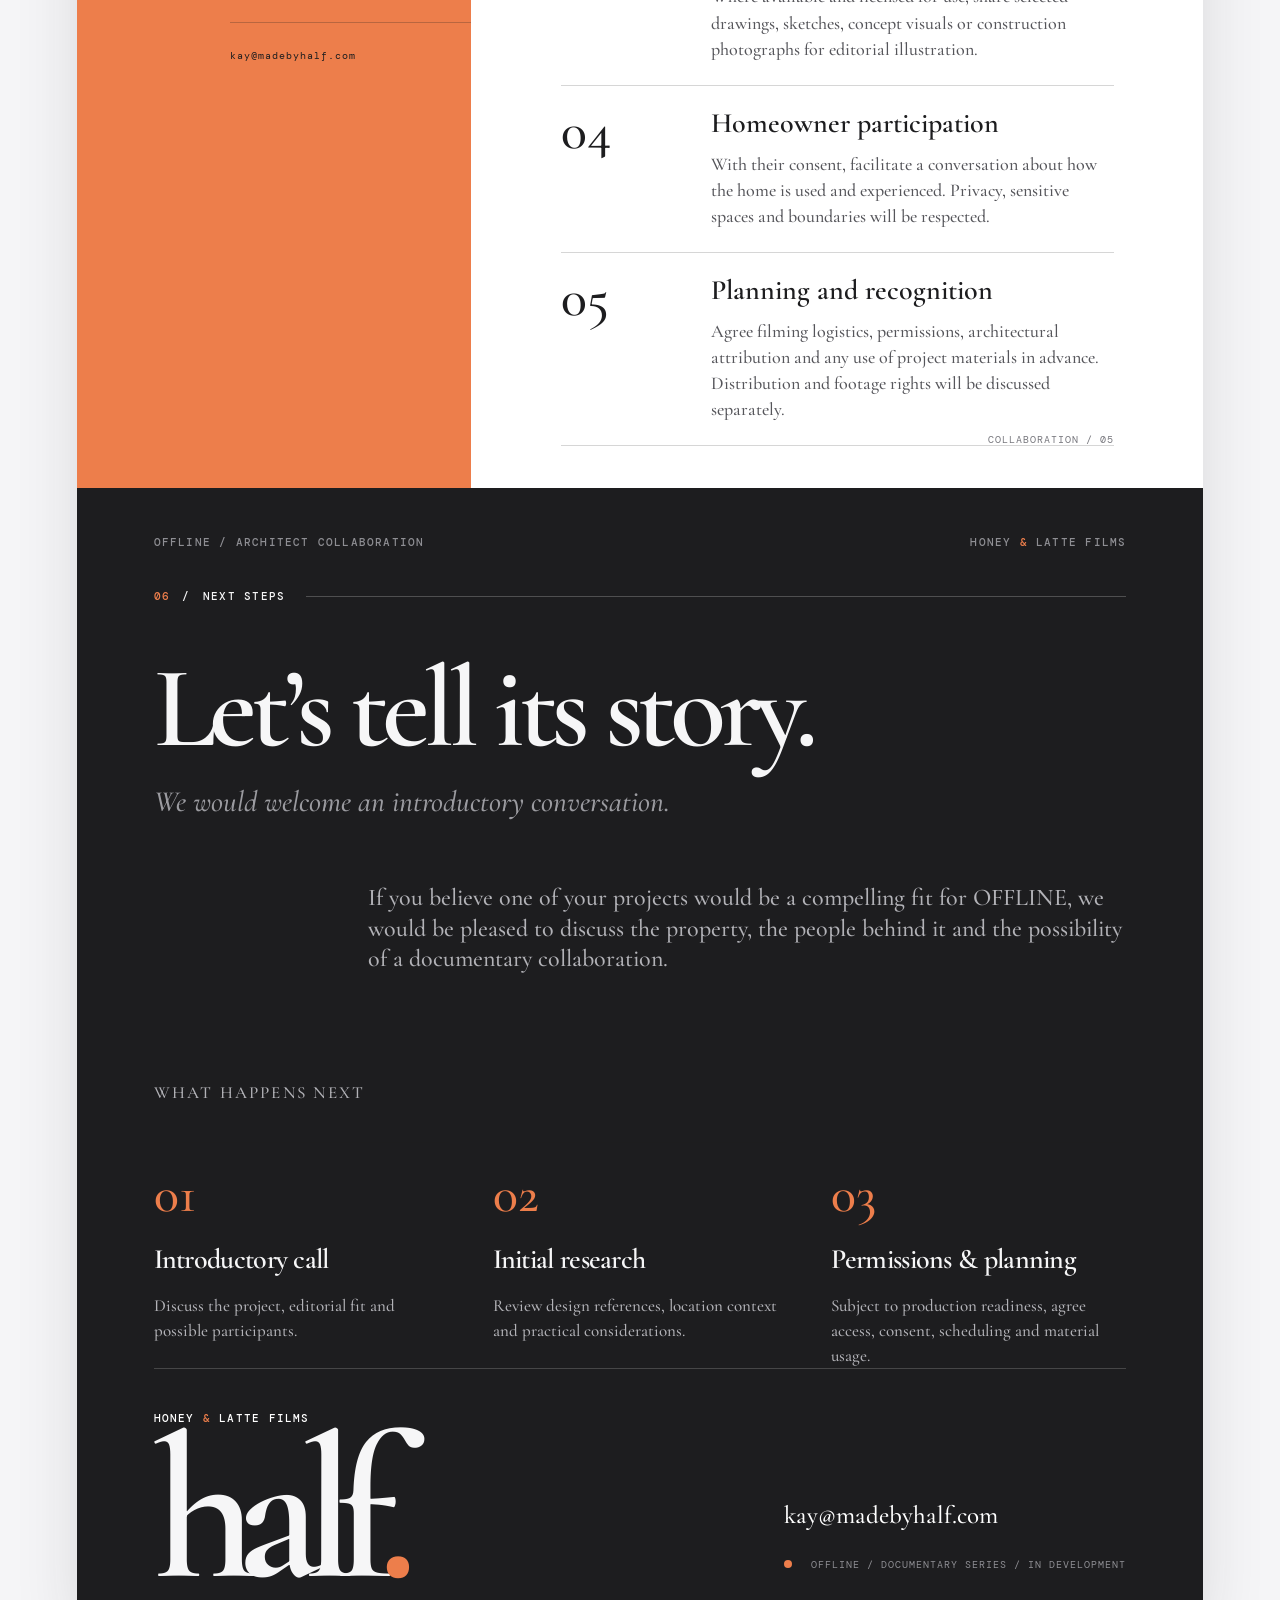
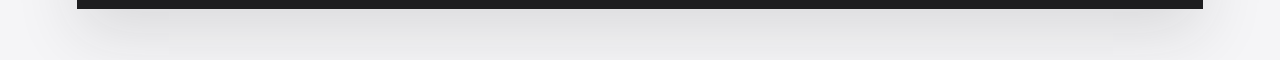
<file: collab.html>
<!doctype html>
<html lang="en">
  <head>
    <meta charset="UTF-8" />
    <meta name="viewport" content="width=device-width, initial-scale=1.0" />
    <meta name="robots" content="noindex, nofollow, noarchive" />
    <meta name="theme-color" content="#1d1d1f" />
    <title>Offline — Architect Collaboration</title>
    <link rel="icon" href="/assets/favicon.svg" type="image/svg+xml" />
    <link rel="preconnect" href="https://fonts.googleapis.com" />
    <link rel="preconnect" href="https://fonts.gstatic.com" crossorigin />
    <link href="https://fonts.googleapis.com/css2?family=Cormorant+Garamond:ital,wght@0,500;0,600;0,700;1,500;1,600&family=DM+Mono:wght@400;500&display=swap" rel="stylesheet" />
    <link rel="stylesheet" href="/collab.css" />
  </head>
  <body>
    <main class="deck" id="top">
      <section class="deck-page page-dark page-intro">
        <div class="page-inner">
          <header class="deck-header">
            <span>OFFLINE / ARCHITECT COLLABORATION</span>
            <span class="wordmark">HONEY <b>&amp;</b> LATTE FILMS</span>
          </header>
          <div class="section-label"><span>01</span><span>/</span><span>A DOCUMENTARY SERIES</span><i></i></div>
          <div class="intro-title">offline<span>.</span></div>
          <div class="intro-lockup">
            <h1>Architecture. Culture.<br />The meaning of home.</h1>
            <p>A cinematic exploration of what home means, told through the architecture, cultures and people shaping contemporary African living.</p>
          </div>
          <div class="question">
            <div class="accent-rule"></div>
            <p class="kicker">THE CENTRAL QUESTION</p>
            <h2>What is home, and how<br />does contemporary African<br />architecture answer that question?</h2>
          </div>
          <footer class="deck-footer">
            <span>kay@madebyhalf.com</span>
            <span>INTRODUCTION / 01</span>
          </footer>
        </div>
      </section>

      <section class="deck-page page-light page-overview">
        <div class="page-inner">
          <header class="deck-header"><span>OFFLINE / ARCHITECT COLLABORATION</span><span class="wordmark">HONEY <b>&amp;</b> LATTE FILMS</span></header>
          <div class="section-label"><span>02</span><span>/</span><span>SERIES OVERVIEW</span><i></i></div>
          <h2 class="display-title">A different way<br />of seeing home</h2>
          <p class="display-subtitle">Architecture is the subject. The experience of home is the story.</p>
          <p class="wide-copy">OFFLINE follows distinctive residential projects across Africa, looking beyond the finished building to discover the people, ideas and cultural influences that shape it. Each episode explores one home through its architecture, its location and—most importantly—the everyday lives of its occupants.</p>
          <div class="three-col">
            <article><span class="orange-number">01</span><h3>Architectural<br />investigation</h3><p>How do culture, design, technology, environment and personal lifestyles shape contemporary African homes?</p></article>
            <article><span class="orange-number">02</span><h3>Episode-level question</h3><p>What particular challenge did this property address, and how does its design serve the people who live there?</p></article>
            <article><span class="orange-number">03</span><h3>A human-centred<br />perspective</h3><p>The architect explains the intention. The homeowner reveals the reality: daily rituals, favourite spaces, family life, personal style and how the building has become their own.</p></article>
          </div>
          <div class="editorial-band"><p class="kicker">THE EDITORIAL PROMISE</p><h2>Not a property listing, a luxury ranking or a promotional tour: a thoughtful, visually ambitious film about architecture and belonging.</h2><span>THE SERIES / 02</span></div>
        </div>
      </section>

      <section class="deck-page page-grey page-treatment">
        <div class="page-inner">
          <header class="deck-header"><span>OFFLINE / ARCHITECT COLLABORATION</span><span class="wordmark">HONEY <b>&amp;</b> LATTE FILMS</span></header>
          <div class="section-label"><span>03</span><span>/</span><span>EPISODE TREATMENT</span><i></i></div>
          <h2 class="display-title">The journey inside</h2>
          <p class="display-subtitle">An illustrative 38-minute editorial arc.</p>
          <div class="episode-strip"><span>01</span><span>02</span><span>03</span><span class="active">04</span><span>05</span><span>06</span></div>
          <div class="episode-list">
            <article><strong>3<small>min</small></strong><em>01</em><div><h3>Arrival &amp; sense of place</h3><p>A cinematic journey through the town, its streets, history and culture, ending with the first reveal of the home.</p></div></article>
            <article><strong>6<small>min</small></strong><em>02</em><div><h3>Architecture &amp; spatial discovery</h3><p>Exterior, interiors, landscape, materials, light, technology and the design details that make the property distinctive.</p></div></article>
            <article><strong>7<small>min</small></strong><em>03</em><div><h3>The architect’s vision</h3><p>The original brief, creative influences, key decisions and compromises, illustrated with drawings and animation.</p></div></article>
            <article><strong>15<small>min</small></strong><em>04</em><div><h3>The homeowner’s experience</h3><p>An extended portrait of life inside the home: routines, family, personal expression, comfort and spaces that matter.</p></div></article>
            <article><strong>5<small>min</small></strong><em>05</em><div><h3>Culture &amp; architectural influences</h3><p>The local and international ideas that informed the design, shown through place, archive and visual comparison.</p></div></article>
            <article><strong>2<small>min</small></strong><em>06</em><div><h3>Closing reflection</h3><p>A final return to the central question: what makes this house a home?</p></div></article>
          </div>
          <footer class="deck-footer"><span>kay@madebyhalf.com</span><span>EPISODE TREATMENT / 03</span></footer>
        </div>
      </section>

      <section class="deck-page page-dark page-visual">
        <div class="page-inner">
          <header class="deck-header"><span>OFFLINE / ARCHITECT COLLABORATION</span><span class="wordmark">HONEY <b>&amp;</b> LATTE FILMS</span></header>
          <div class="section-label"><span>04</span><span>/</span><span>VISUAL TREATMENT</span><i></i></div>
          <h2 class="display-title">Cinema in the details</h2>
          <p class="display-subtitle">The visual approach is central to the storytelling.</p>
          <div class="visual-grid">
            <article><span class="orange-number">01</span><h3>The arrival</h3><p>A recurring travel sequence brings the location to life through movement, music, fashion, streetscapes and an architectural reveal.</p></article>
            <article><span class="orange-number">02</span><h3>Architecture as<br />experience</h3><p>Composed interiors, textures, light, landscape and observational footage show not only how a home looks, but how it feels to inhabit.</p></article>
            <article><span class="orange-number">03</span><h3>Drawings that come alive</h3><p>Original plans, hand-drawn sketches and restrained motion graphics reveal the design process and translate cultural influences into visible form.</p></article>
            <article><span class="orange-number">04</span><h3>The imagined-home animation</h3><p>Each episode includes a playful, imperfect line-drawn sketch of a participant’s ideal home, animated as their priorities and ideas unfold.</p></article>
            <article><span class="orange-number">05</span><h3>An understated presenter</h3><p>A limited on-camera presence; narration and interviews sit over rich architectural imagery, natural sound and carefully curated music.</p></article>
          </div>
          <div class="principle"><div class="accent-rule"></div><p class="kicker">EDITORIAL PRINCIPLE</p><h2>Every beautiful image should tell us something about the place, the design or the people who call it home.</h2></div>
          <footer class="deck-footer"><span>kay@madebyhalf.com</span><span>VISUAL LANGUAGE / 04</span></footer>
        </div>
      </section>

      <section class="deck-page page-invite">
        <div class="invite-side"><div class="page-inner"><header class="deck-header"><span>OFFLINE / ARCHITECT COLLABORATION</span><span class="wordmark">HONEY <b>&amp;</b> LATTE FILMS</span></header><div class="section-label"><span>05</span><span>/</span><span>AN INVITATION</span><i></i></div><h2 class="display-title">The collaboration</h2><p class="display-subtitle">An invitation to share<br />the thinking behind<br />exceptional work.</p><div class="invite-note">● &nbsp; IN DEVELOPMENT / NO<br />&nbsp;&nbsp;&nbsp;&nbsp; DISTRIBUTION OR FILMING<br />&nbsp;&nbsp;&nbsp;&nbsp; COMMITMENT IMPLIED</div><footer class="deck-footer"><span>kay@madebyhalf.com</span></footer></div></div>
        <div class="invite-main"><p>Honey &amp; Latte Films is approaching selected architects and practices whose completed residential projects offer a distinctive architectural story and a meaningful relationship with their owners and surroundings.</p><div class="invite-list"><article><strong>01</strong><div><h3>Project access</h3><p>Introduce the production team to the property owner and help explore suitable access for interior, exterior and landscape filming. All access remains subject to owner approval.</p></div></article><article><strong>02</strong><div><h3>Design-team conversation</h3><p>Participate in a filmed discussion about the original brief, design intent, material choices, influences and project challenges.</p></div></article><article><strong>03</strong><div><h3>Supporting design material</h3><p>Where available and licensed for use, share selected drawings, sketches, concept visuals or construction photographs for editorial illustration.</p></div></article><article><strong>04</strong><div><h3>Homeowner participation</h3><p>With their consent, facilitate a conversation about how the home is used and experienced. Privacy, sensitive spaces and boundaries will be respected.</p></div></article><article><strong>05</strong><div><h3>Planning and recognition</h3><p>Agree filming logistics, permissions, architectural attribution and any use of project materials in advance. Distribution and footage rights will be discussed separately.</p></div></article></div><span class="page-mark">COLLABORATION / 05</span></div>
      </section>

      <section class="deck-page page-dark page-next">
        <div class="page-inner">
          <header class="deck-header"><span>OFFLINE / ARCHITECT COLLABORATION</span><span class="wordmark">HONEY <b>&amp;</b> LATTE FILMS</span></header>
          <div class="section-label"><span>06</span><span>/</span><span>NEXT STEPS</span><i></i></div>
          <h2 class="display-title">Let’s tell its story.</h2>
          <p class="display-subtitle">We would welcome an introductory conversation.</p>
          <p class="wide-copy">If you believe one of your projects would be a compelling fit for OFFLINE, we would be pleased to discuss the property, the people behind it and the possibility of a documentary collaboration.</p>
          <div class="next-steps"><p class="kicker">WHAT HAPPENS NEXT</p><div class="three-col"><article><span class="orange-number">01</span><h3>Introductory call</h3><p>Discuss the project, editorial fit and possible participants.</p></article><article><span class="orange-number">02</span><h3>Initial research</h3><p>Review design references, location context and practical considerations.</p></article><article><span class="orange-number">03</span><h3>Permissions &amp; planning</h3><p>Subject to production readiness, agree access, consent, scheduling and material usage.</p></article></div></div>
          <footer class="final-footer"><div><span class="wordmark">HONEY <b>&amp;</b> LATTE FILMS</span><div class="half-mark">half<span>.</span></div></div><div><a href="mailto:kay@madebyhalf.com">kay@madebyhalf.com</a><p><i></i> OFFLINE / DOCUMENTARY SERIES / IN DEVELOPMENT</p></div></footer>
        </div>
      </section>
    </main>

    <aside class="cookie-banner" id="cookie-banner" role="dialog" aria-labelledby="cookie-title" aria-describedby="cookie-description" hidden>
      <div><p class="cookie-label" id="cookie-title">Cookies</p><p id="cookie-description">This private page uses a necessary cookie to remember your choice. With your permission, anonymous Vercel analytics help the production team understand whether the page has been visited.</p></div>
      <div class="cookie-actions"><button class="cookie-button cookie-button--quiet" id="reject-cookies" type="button">Necessary only</button><button class="cookie-button" id="accept-cookies" type="button">Allow analytics</button></div>
    </aside>
    <script src="/collab.js"></script>
  </body>
</html>
</file>
<file: styles.css>
:root {
  --paper: #ffffff;
  --ink: #1d1d1f;
  --muted: #6e6e73;
  --line: rgba(29, 29, 31, 0.16);
  --accent: #e57d4f;
  --apple-blue: #0071e3;
}

* { box-sizing: border-box; }

html { scroll-behavior: smooth; }

body {
  margin: 0;
  background: #f5f5f7;
  color: var(--ink);
  font-family: "DM Mono", monospace;
  -webkit-font-smoothing: antialiased;
}

a { color: inherit; }

.canvas {
  min-height: 100vh;
  padding: clamp(14px, 3vw, 42px);
  display: grid;
  place-items: center;
  overflow: hidden;
}

.paper {
  position: relative;
  width: min(100%, 1180px);
  min-height: min(820px, calc(100vh - 72px));
  padding: clamp(24px, 5vw, 70px) clamp(24px, 7vw, 104px) 28px;
  display: flex;
  flex-direction: column;
  background: var(--paper);
  box-shadow: 0 24px 60px rgba(29, 29, 31, 0.10);
  isolation: isolate;
}

/* A slightly irregular drawn edge echoes the reference image without using an image asset. */
.paper::before,
.paper::after {
  position: absolute;
  content: "";
  z-index: -1;
  pointer-events: none;
}

.paper::before {
  inset: 1px;
  border: 2px solid var(--ink);
  clip-path: polygon(1.8% 1.4%, 18% 1.8%, 35% 1.3%, 57% 2%, 77% 1.5%, 98.1% 2.2%, 97.3% 24%, 98.2% 52%, 97.5% 98%, 76% 98%, 54% 98%, 34% 98%, 14% 98%, 1.9% 98%, 2.3% 76%, 1.5% 51%, 2.2% 24%);
}

.paper::after {
  inset: auto 7px 3px 7px;
  height: 1px;
  border-bottom: 1px solid rgba(23, 23, 23, 0.35);
  transform: none;
}

.masthead,
.footer,
.section-heading,
.project-meta {
  display: flex;
  align-items: center;
}

.masthead { justify-content: flex-end; }

.studio-name {
  color: #424245;
  font-family: "DM Mono", monospace;
  font-size: clamp(12px, 1.25vw, 16px);
  font-weight: 500;
  letter-spacing: 0.02em;
}

.studio-ampersand {
  color: var(--accent);
  font-weight: 700;
}

.hero {
  position: relative;
  flex: 1;
  min-height: 410px;
  padding: clamp(55px, 9vh, 105px) 0 70px;
  display: flex;
  flex-direction: column;
  justify-content: center;
}

h2,
h3 { margin: 0; font-weight: 400; }

.logo {
  width: min(100%, 690px);
  height: auto;
  display: block;
  margin-left: -10px;
  filter: contrast(1.02);
}

.blurb {
  max-width: 640px;
  margin: clamp(10px, 2vw, 22px) 0 0 5px;
  color: #424245;
  font-family: Georgia, "Times New Roman", serif;
  font-size: clamp(21px, 3vw, 34px);
  line-height: 1.16;
  letter-spacing: -0.025em;
}

.projects { padding: 10px 0 64px; }

.section-heading {
  gap: 14px;
  margin-bottom: 23px;
  color: var(--muted);
  font-size: 10px;
  text-transform: uppercase;
  letter-spacing: 0.1em;
}

.section-heading h2 {
  color: var(--ink);
  font-family: Georgia, "Times New Roman", serif;
  font-size: 16px;
  letter-spacing: -0.03em;
  text-transform: none;
}
.section-heading .rule { height: 1px; flex: 1; background: var(--line); }

.project-card {
  position: relative;
  max-width: 540px;
  padding: 21px 24px 20px;
  border: 1px solid var(--ink);
  transform: rotate(0.45deg);
}

.project-card::before {
  position: absolute;
  content: "";
  inset: 5px -5px -5px 5px;
  border: 1px solid var(--line);
  z-index: -1;
}

.project-meta {
  gap: 8px;
  color: var(--muted);
  font-size: 10px;
  letter-spacing: 0.04em;
  text-transform: uppercase;
}

.status-dot {
  width: 7px;
  height: 7px;
  border-radius: 50%;
  background: var(--accent);
  box-shadow: 0 0 0 3px rgba(229, 125, 79, 0.14);
}

.project-card h3 {
  margin: 21px 0 8px;
  font-family: Georgia, "Times New Roman", serif;
  font-size: clamp(36px, 5vw, 56px);
  line-height: 0.85;
  letter-spacing: -0.045em;
}

.project-card p {
  max-width: 470px;
  margin: 0;
  font-size: 12px;
  line-height: 1.7;
}

.project-number {
  display: block;
  margin-top: 24px;
  color: var(--muted);
  font-size: 10px;
}

.footer {
  justify-content: space-between;
  align-items: flex-start;
  gap: 24px;
  margin-top: auto;
  padding-top: 20px;
  border-top: 1px solid var(--line);
  color: var(--muted);
  font-size: 9px;
  letter-spacing: 0.03em;
}

.footer a { text-decoration: none; color: var(--ink); }
.footer a:hover { color: var(--accent); }

.legal {
  max-width: 650px;
  color: var(--muted);
  font-size: 9px;
  line-height: 1.6;
  text-align: right;
}

.legal summary {
  cursor: pointer;
  color: var(--ink);
  list-style-position: inside;
}

.legal-copy {
  max-width: 590px;
  margin-top: 13px;
  text-align: left;
}

.legal-copy p { margin: 0 0 10px; }
.legal-copy strong { color: var(--ink); font-weight: 500; }
.legal-copy a { color: var(--ink); }

.cookie-banner {
  position: fixed;
  left: 50%;
  bottom: clamp(14px, 3vw, 38px);
  z-index: 10;
  width: min(620px, calc(100vw - 28px));
  padding: 20px 22px;
  display: flex;
  align-items: flex-end;
  gap: 22px;
  background: var(--ink);
  color: var(--paper);
  box-shadow: 0 16px 45px rgba(42, 36, 28, 0.26);
  transform: translateX(-50%);
}

.cookie-banner[hidden] { display: none; }

.cookie-label {
  margin: 0 0 7px;
  color: #f3a17c;
  font-size: 10px;
  letter-spacing: 0.1em;
  text-transform: uppercase;
}

.cookie-banner p:not(.cookie-label) {
  max-width: 390px;
  margin: 0;
  font-family: Georgia, "Times New Roman", serif;
  font-size: 14px;
  line-height: 1.35;
}

.cookie-actions {
  display: flex;
  flex-shrink: 0;
  flex-direction: column;
  gap: 8px;
}

.cookie-button {
  min-width: 128px;
  padding: 10px 12px;
  border: 1px solid var(--paper);
  background: var(--paper);
  color: var(--ink);
  font: inherit;
  font-size: 9px;
  cursor: pointer;
}

.cookie-button--quiet {
  border-color: rgba(247, 245, 239, 0.45);
  background: transparent;
  color: var(--paper);
}

.cookie-button:hover { background: var(--apple-blue); border-color: var(--apple-blue); color: #fff; }

@media (max-width: 650px) {
  .canvas { padding: 12px; }
  .paper { min-height: calc(100vh - 24px); padding: 26px 23px 22px; }
  .hero { min-height: 390px; padding-top: 72px; }
  .logo { margin-left: -5px; }
  .blurb { margin: 10px 0 0 2px; font-size: 24px; }
  .project-card { padding: 22px 20px 20px; }
  .footer { flex-direction: column; gap: 15px; }
  .legal { text-align: left; }
  .cookie-banner { align-items: stretch; flex-direction: column; gap: 16px; }
  .cookie-actions { flex-direction: row-reverse; }
  .cookie-button { flex: 1; }
}

@media (prefers-reduced-motion: reduce) {
  html { scroll-behavior: auto; }
  *, *::before, *::after { transition: none !important; }
}
</file>
<file: collab/collab.css>
:root { --ink:#1d1d1f; --paper:#fff; --grey:#f1f1f3; --orange:#ed7e4b; --muted:#77777d; --hair:rgba(29,29,31,.18); }
* { box-sizing:border-box; }
html { scroll-behavior:smooth; }
body { margin:0; background:#f5f5f7; color:var(--ink); -webkit-font-smoothing:antialiased; }
a { color:inherit; }
.deck { width:min(100% - 12vw, 1180px); margin:clamp(18px, 4vw, 58px) auto; overflow:hidden; background:var(--paper); box-shadow:0 24px 60px rgba(29,29,31,.12); }
.deck-page { min-height:100vh; position:relative; overflow:hidden; }
.page-inner { width:min(100% - 12vw, 1120px); min-height:100vh; margin:0 auto; padding:48px 0 38px; display:flex; flex-direction:column; }
.page-dark { background:var(--ink); color:#f6f6f7; }
.page-light { background:var(--paper); color:var(--ink); }
.page-grey { background:var(--grey); color:var(--ink); }
.deck-header, .section-label, .deck-footer { display:flex; align-items:center; }
.deck-header { justify-content:space-between; color:var(--muted); font:500 11px/1.2 "DM Mono",monospace; letter-spacing:.11em; }
.page-dark .deck-header { color:#8e8e93; }
.wordmark { color:inherit; white-space:nowrap; }
.wordmark b { color:var(--orange); font-weight:500; }
.section-label { gap:12px; margin-top:40px; color:inherit; font:500 11px/1.2 "DM Mono",monospace; letter-spacing:.12em; }
.section-label span:first-child, .kicker, .orange-number { color:var(--orange); }
.section-label i { height:1px; flex:1; margin-left:8px; background:var(--hair); }
.page-dark .section-label i { background:rgba(255,255,255,.22); }
.display-title, h1, h2, h3, p { margin:0; }
.display-title, .intro-title, h1, h2, h3 { font-family:"Cormorant Garamond", Georgia, serif; font-weight:600; }
.display-title { margin-top:60px; font-size:clamp(64px,9vw,124px); line-height:.8; letter-spacing:-.055em; }
.display-subtitle { margin-top:32px; color:#55555a; font:italic 500 clamp(22px,2.3vw,31px)/1.05 "Cormorant Garamond",Georgia,serif; }
.page-dark .display-subtitle { color:#9b9ba0; }
.intro-title { margin-top:94px; overflow:visible; white-space:nowrap; font-size:clamp(150px,25vw,320px); line-height:.78; letter-spacing:-.085em; }
.intro-title span, .half-mark span { color:var(--orange); }
.intro-lockup { display:grid; grid-template-columns:1fr 1fr; gap:60px; align-items:start; margin-top:130px; }
.intro-lockup h1 { font-size:clamp(36px,4vw,60px); line-height:.92; letter-spacing:-.045em; }
.intro-lockup p, .wide-copy, .three-col p, .visual-grid p, .invite-main > p, .invite-list p, .next-steps p { color:#55555a; font:500 17px/1.45 "Cormorant Garamond",Georgia,serif; }
.page-dark .intro-lockup p, .page-dark .wide-copy, .page-dark .three-col p, .page-dark .visual-grid p, .page-dark .next-steps p { color:#b2b2b7; }
.question { margin-top:118px; }
.accent-rule { width:68px; height:3px; background:var(--orange); }
.kicker { margin-top:20px; font:500 11px/1.2 "DM Mono",monospace; letter-spacing:.13em; }
.question h2 { margin-top:28px; font-size:clamp(46px,5.4vw,76px); line-height:.92; letter-spacing:-.045em; }
.deck-footer { justify-content:space-between; margin-top:auto; padding-top:27px; border-top:1px solid var(--hair); color:var(--muted); font:400 10px/1.2 "DM Mono",monospace; letter-spacing:.1em; }
.page-dark .deck-footer { border-color:rgba(255,255,255,.18); color:#8e8e93; }
.wide-copy { max-width:760px; margin:65px 0 70px 22%; font-size:24px; line-height:1.28; }
.three-col { display:grid; grid-template-columns:repeat(3,1fr); gap:44px; }
.three-col article, .visual-grid article { border-top:1px solid var(--hair); padding-top:26px; }
.orange-number { display:block; font:500 52px/1 "Cormorant Garamond",Georgia,serif; }
.three-col h3, .visual-grid h3 { margin-top:25px; font-size:28px; line-height:.95; letter-spacing:-.025em; }
.three-col p, .visual-grid p { margin-top:22px; }
.editorial-band { margin:100px calc(50% - 50vw) 0; padding:60px max(6vw, calc((100vw - 1120px)/2)); background:var(--orange); color:var(--ink); }
.editorial-band .kicker { margin-top:0; color:var(--ink); }
.editorial-band h2 { max-width:1080px; margin-top:30px; font-size:clamp(39px,4.5vw,65px); line-height:.9; letter-spacing:-.04em; }
.editorial-band > span { display:block; margin-top:42px; text-align:right; font:400 10px/1.2 "DM Mono",monospace; letter-spacing:.1em; }
.episode-strip { display:grid; grid-template-columns:repeat(3,1fr) 3.8fr 1fr .5fr; margin-top:70px; border-bottom:1px solid var(--hair); }
.episode-strip span { padding:20px 10px; background:var(--ink); color:#fff; border-right:2px solid var(--grey); font:400 11px "DM Mono",monospace; }
.episode-strip .active { background:var(--orange); color:var(--ink); }
.episode-list { margin-top:48px; }
.episode-list article { display:grid; grid-template-columns:170px 42px 1fr; gap:20px; align-items:start; padding:22px 0; border-top:1px solid var(--hair); }
.episode-list article:last-child { border-bottom:1px solid var(--hair); }
.episode-list strong { color:var(--orange); font:500 62px/.75 "Cormorant Garamond",Georgia,serif; }
.episode-list small { display:inline-block; margin-left:7px; color:var(--ink); font:400 10px "DM Mono",monospace; vertical-align:middle; }
.episode-list em { color:#77777d; font:400 11px "DM Mono",monospace; font-style:normal; }
.episode-list h3 { font-size:29px; line-height:1; }
.episode-list p { margin-top:12px; color:#4b4b50; font:500 18px/1.35 "Cormorant Garamond",Georgia,serif; }
.page-treatment .deck-footer { margin-top:90px; }
.visual-grid { display:grid; grid-template-columns:repeat(6,1fr); gap:46px 44px; margin-top:92px; }
.visual-grid article:nth-child(-n+3) { grid-column:span 2; }
.visual-grid article:nth-child(n+4) { grid-column:span 3; }
.principle { margin-top:110px; }
.principle h2 { max-width:1000px; margin-top:28px; font-size:clamp(45px,5vw,73px); line-height:.9; letter-spacing:-.04em; }
.page-visual .deck-footer { margin-top:72px; }
.page-invite { display:grid; grid-template-columns:35% 65%; background:var(--paper); }
.invite-side { background:var(--orange); color:var(--ink); }
.invite-side .page-inner { width:min(100% - 12vw, 1120px); margin-right:0; }
.invite-side .display-title { font-size:clamp(55px,6vw,90px); }
.invite-side .display-subtitle { color:var(--ink); font-size:28px; line-height:1.15; }
.invite-note { margin-top:auto; font:400 10px/1.5 "DM Mono",monospace; letter-spacing:.1em; }
.invite-side .deck-footer { border-color:rgba(29,29,31,.25); color:var(--ink); }
.invite-main { padding:clamp(48px,8vw,120px) max(7vw,60px) 42px; position:relative; }
.invite-main > p { max-width:740px; font-size:27px; line-height:1.35; }
.invite-list { margin-top:72px; }
.invite-list article { display:grid; grid-template-columns:120px 1fr; gap:30px; padding:23px 0; border-top:1px solid var(--hair); }
.invite-list article:last-child { border-bottom:1px solid var(--hair); }
.invite-list strong { font:500 54px/.8 "Cormorant Garamond",Georgia,serif; }
.invite-list h3 { font-size:28px; line-height:1; }
.invite-list p { margin-top:14px; font-size:18px; }
.page-mark { position:absolute; right:7vw; bottom:42px; color:var(--muted); font:400 10px "DM Mono",monospace; letter-spacing:.1em; }
.page-next .wide-copy { margin-left:22%; margin-bottom:68px; }
.next-steps { margin-top:18px; }
.next-steps .three-col { margin-top:36px; }
.final-footer { display:flex; justify-content:space-between; align-items:end; gap:40px; margin-top:auto; padding-top:42px; border-top:1px solid rgba(255,255,255,.18); }
.final-footer .wordmark { display:block; font:500 11px "DM Mono",monospace; letter-spacing:.11em; color:#fff; }
.half-mark { margin-top:27px; font:600 clamp(120px,16vw,220px)/.58 "Cormorant Garamond",Georgia,serif; letter-spacing:-.1em; }
.final-footer a { color:#fff; text-decoration:none; font:500 25px "Cormorant Garamond",Georgia,serif; }
.final-footer p { margin-top:28px; color:#8e8e93; font:400 10px "DM Mono",monospace; letter-spacing:.1em; }
.final-footer p i { display:inline-block; width:8px; height:8px; margin-right:12px; border-radius:50%; background:var(--orange); }
.cookie-banner { position:fixed; right:28px; bottom:28px; z-index:20; width:min(570px,calc(100vw - 32px)); padding:20px 22px; display:flex; align-items:flex-end; gap:22px; background:#1d1d1f; color:#f5f5f7; box-shadow:0 16px 45px rgba(0,0,0,.24); }
.cookie-banner[hidden] { display:none; }
.cookie-label { margin:0 0 7px; color:var(--orange); font:500 10px "DM Mono",monospace; letter-spacing:.1em; text-transform:uppercase; }
.cookie-banner p:not(.cookie-label) { margin:0; color:#d6d6d8; font:500 14px/1.35 "Cormorant Garamond",Georgia,serif; }
.cookie-actions { display:flex; flex-shrink:0; flex-direction:column; gap:8px; }
.cookie-button { min-width:125px; padding:10px 12px; border:1px solid #f5f5f7; background:#f5f5f7; color:#1d1d1f; font:500 9px "DM Mono",monospace; cursor:pointer; }
.cookie-button--quiet { border-color:rgba(245,245,247,.45); background:transparent; color:#f5f5f7; }
.cookie-button:hover { border-color:var(--orange); background:var(--orange); color:#1d1d1f; }
@media (max-width:800px) { .deck { width:calc(100% - 24px); margin:12px auto; } .page-inner { width:min(100% - 40px,650px); padding:28px 0; } .deck-header { font-size:9px; } .wordmark { display:none; } .intro-title { margin-top:100px; font-size:clamp(125px,31vw,250px); line-height:.8; } .intro-lockup, .three-col { grid-template-columns:1fr; gap:35px; } .intro-lockup { margin-top:100px; } .wide-copy, .page-next .wide-copy { margin-left:0; margin-top:48px; } .question { margin-top:86px; } .display-title { margin-top:48px; font-size:clamp(62px,16vw,105px); } .episode-strip { margin-top:55px; } .episode-list article { grid-template-columns:80px 28px 1fr; gap:10px; } .episode-list strong { font-size:46px; } .visual-grid { grid-template-columns:1fr 1fr; gap:28px 20px; margin-top:60px; } .visual-grid article:nth-child(n) { grid-column:span 1; } .visual-grid article:nth-child(3) { grid-column:span 2; } .visual-grid h3 { font-size:24px; } .page-invite { display:block; } .invite-side .page-inner { width:min(100% - 40px,650px); margin:0 auto; min-height:720px; } .invite-main { padding:60px 20px 90px; } .invite-main > p { font-size:24px; } .invite-list article { grid-template-columns:55px 1fr; gap:15px; } .page-mark { bottom:28px; right:20px; } .final-footer { align-items:start; flex-direction:column; } .cookie-banner { right:16px; bottom:16px; align-items:stretch; flex-direction:column; gap:16px; } .cookie-actions { flex-direction:row-reverse; } .cookie-button { flex:1; } }
@media (prefers-reduced-motion:reduce) { html { scroll-behavior:auto; } }
</file>
<file: collab.css>
:root { --ink:#1d1d1f; --paper:#fff; --grey:#f1f1f3; --orange:#ed7e4b; --muted:#77777d; --hair:rgba(29,29,31,.18); }
* { box-sizing:border-box; }
html { scroll-behavior:smooth; }
body { margin:0; background:#f5f5f7; color:var(--ink); -webkit-font-smoothing:antialiased; }
a { color:inherit; }
.deck { width:min(100% - 12vw, 1180px); margin:clamp(18px, 4vw, 58px) auto; overflow:hidden; background:var(--paper); box-shadow:0 24px 60px rgba(29,29,31,.12); }
.deck-page { min-height:100vh; position:relative; overflow:hidden; }
.page-inner { width:min(100% - 12vw, 1120px); min-height:100vh; margin:0 auto; padding:48px 0 38px; display:flex; flex-direction:column; }
.page-dark { background:var(--ink); color:#f6f6f7; }
.page-light { background:var(--paper); color:var(--ink); }
.page-grey { background:var(--grey); color:var(--ink); }
.deck-header, .section-label, .deck-footer { display:flex; align-items:center; }
.deck-header { justify-content:space-between; color:var(--muted); font:500 11px/1.2 "DM Mono",monospace; letter-spacing:.11em; }
.page-dark .deck-header { color:#8e8e93; }
.wordmark { color:inherit; white-space:nowrap; }
.wordmark b { color:var(--orange); font-weight:500; }
.section-label { gap:12px; margin-top:40px; color:inherit; font:500 11px/1.2 "DM Mono",monospace; letter-spacing:.12em; }
.section-label span:first-child, .kicker, .orange-number { color:var(--orange); }
.section-label i { height:1px; flex:1; margin-left:8px; background:var(--hair); }
.page-dark .section-label i { background:rgba(255,255,255,.22); }
.display-title, h1, h2, h3, p { margin:0; }
.display-title, .intro-title, h1, h2, h3 { font-family:"Cormorant Garamond", Georgia, serif; font-weight:600; }
.display-title { margin-top:60px; font-size:clamp(64px,9vw,124px); line-height:.8; letter-spacing:-.055em; }
.display-subtitle { margin-top:32px; color:#55555a; font:italic 500 clamp(22px,2.3vw,31px)/1.05 "Cormorant Garamond",Georgia,serif; }
.page-dark .display-subtitle { color:#9b9ba0; }
.intro-title { margin-top:94px; overflow:visible; white-space:nowrap; font-size:clamp(150px,25vw,320px); line-height:.78; letter-spacing:-.085em; }
.intro-title span, .half-mark span { color:var(--orange); }
.intro-lockup { display:grid; grid-template-columns:1fr 1fr; gap:60px; align-items:start; margin-top:130px; }
.intro-lockup h1 { font-size:clamp(36px,4vw,60px); line-height:.92; letter-spacing:-.045em; }
.intro-lockup p, .wide-copy, .three-col p, .visual-grid p, .invite-main > p, .invite-list p, .next-steps p { color:#55555a; font:500 17px/1.45 "Cormorant Garamond",Georgia,serif; }
.page-dark .intro-lockup p, .page-dark .wide-copy, .page-dark .three-col p, .page-dark .visual-grid p, .page-dark .next-steps p { color:#b2b2b7; }
.question { margin-top:118px; }
.accent-rule { width:68px; height:3px; background:var(--orange); }
.kicker { margin-top:20px; font:500 11px/1.2 "DM Mono",monospace; letter-spacing:.13em; }
.question h2 { margin-top:28px; font-size:clamp(46px,5.4vw,76px); line-height:.92; letter-spacing:-.045em; }
.deck-footer { justify-content:space-between; margin-top:auto; padding-top:27px; border-top:1px solid var(--hair); color:var(--muted); font:400 10px/1.2 "DM Mono",monospace; letter-spacing:.1em; }
.page-dark .deck-footer { border-color:rgba(255,255,255,.18); color:#8e8e93; }
.wide-copy { max-width:760px; margin:65px 0 70px 22%; font-size:24px; line-height:1.28; }
.three-col { display:grid; grid-template-columns:repeat(3,1fr); gap:44px; }
.three-col article, .visual-grid article { border-top:1px solid var(--hair); padding-top:26px; }
.orange-number { display:block; font:500 52px/1 "Cormorant Garamond",Georgia,serif; }
.three-col h3, .visual-grid h3 { margin-top:25px; font-size:28px; line-height:.95; letter-spacing:-.025em; }
.three-col p, .visual-grid p { margin-top:22px; }
.editorial-band { margin:100px calc(50% - 50vw) 0; padding:60px max(6vw, calc((100vw - 1120px)/2)); background:var(--orange); color:var(--ink); }
.editorial-band .kicker { margin-top:0; color:var(--ink); }
.editorial-band h2 { max-width:1080px; margin-top:30px; font-size:clamp(39px,4.5vw,65px); line-height:.9; letter-spacing:-.04em; }
.editorial-band > span { display:block; margin-top:42px; text-align:right; font:400 10px/1.2 "DM Mono",monospace; letter-spacing:.1em; }
.episode-strip { display:grid; grid-template-columns:repeat(3,1fr) 3.8fr 1fr .5fr; margin-top:70px; border-bottom:1px solid var(--hair); }
.episode-strip span { padding:20px 10px; background:var(--ink); color:#fff; border-right:2px solid var(--grey); font:400 11px "DM Mono",monospace; }
.episode-strip .active { background:var(--orange); color:var(--ink); }
.episode-list { margin-top:48px; }
.episode-list article { display:grid; grid-template-columns:170px 42px 1fr; gap:20px; align-items:start; padding:22px 0; border-top:1px solid var(--hair); }
.episode-list article:last-child { border-bottom:1px solid var(--hair); }
.episode-list strong { color:var(--orange); font:500 62px/.75 "Cormorant Garamond",Georgia,serif; }
.episode-list small { display:inline-block; margin-left:7px; color:var(--ink); font:400 10px "DM Mono",monospace; vertical-align:middle; }
.episode-list em { color:#77777d; font:400 11px "DM Mono",monospace; font-style:normal; }
.episode-list h3 { font-size:29px; line-height:1; }
.episode-list p { margin-top:12px; color:#4b4b50; font:500 18px/1.35 "Cormorant Garamond",Georgia,serif; }
.page-treatment .deck-footer { margin-top:90px; }
.visual-grid { display:grid; grid-template-columns:repeat(6,1fr); gap:46px 44px; margin-top:92px; }
.visual-grid article:nth-child(-n+3) { grid-column:span 2; }
.visual-grid article:nth-child(n+4) { grid-column:span 3; }
.principle { margin-top:110px; }
.principle h2 { max-width:1000px; margin-top:28px; font-size:clamp(45px,5vw,73px); line-height:.9; letter-spacing:-.04em; }
.page-visual .deck-footer { margin-top:72px; }
.page-invite { display:grid; grid-template-columns:35% 65%; background:var(--paper); }
.invite-side { background:var(--orange); color:var(--ink); }
.invite-side .page-inner { width:min(100% - 12vw, 1120px); margin-right:0; }
.invite-side .display-title { font-size:clamp(55px,6vw,90px); }
.invite-side .display-subtitle { color:var(--ink); font-size:28px; line-height:1.15; }
.invite-note { margin-top:auto; font:400 10px/1.5 "DM Mono",monospace; letter-spacing:.1em; }
.invite-side .deck-footer { border-color:rgba(29,29,31,.25); color:var(--ink); }
.invite-main { padding:clamp(48px,8vw,120px) max(7vw,60px) 42px; position:relative; }
.invite-main > p { max-width:740px; font-size:27px; line-height:1.35; }
.invite-list { margin-top:72px; }
.invite-list article { display:grid; grid-template-columns:120px 1fr; gap:30px; padding:23px 0; border-top:1px solid var(--hair); }
.invite-list article:last-child { border-bottom:1px solid var(--hair); }
.invite-list strong { font:500 54px/.8 "Cormorant Garamond",Georgia,serif; }
.invite-list h3 { font-size:28px; line-height:1; }
.invite-list p { margin-top:14px; font-size:18px; }
.page-mark { position:absolute; right:7vw; bottom:42px; color:var(--muted); font:400 10px "DM Mono",monospace; letter-spacing:.1em; }
.page-next .wide-copy { margin-left:22%; margin-bottom:68px; }
.next-steps { margin-top:18px; }
.next-steps .three-col { margin-top:36px; }
.final-footer { display:flex; justify-content:space-between; align-items:end; gap:40px; margin-top:auto; padding-top:42px; border-top:1px solid rgba(255,255,255,.18); }
.final-footer .wordmark { display:block; font:500 11px "DM Mono",monospace; letter-spacing:.11em; color:#fff; }
.half-mark { margin-top:27px; font:600 clamp(120px,16vw,220px)/.58 "Cormorant Garamond",Georgia,serif; letter-spacing:-.1em; }
.final-footer a { color:#fff; text-decoration:none; font:500 25px "Cormorant Garamond",Georgia,serif; }
.final-footer p { margin-top:28px; color:#8e8e93; font:400 10px "DM Mono",monospace; letter-spacing:.1em; }
.final-footer p i { display:inline-block; width:8px; height:8px; margin-right:12px; border-radius:50%; background:var(--orange); }
.cookie-banner { position:fixed; right:28px; bottom:28px; z-index:20; width:min(570px,calc(100vw - 32px)); padding:20px 22px; display:flex; align-items:flex-end; gap:22px; background:#1d1d1f; color:#f5f5f7; box-shadow:0 16px 45px rgba(0,0,0,.24); }
.cookie-banner[hidden] { display:none; }
.cookie-label { margin:0 0 7px; color:var(--orange); font:500 10px "DM Mono",monospace; letter-spacing:.1em; text-transform:uppercase; }
.cookie-banner p:not(.cookie-label) { margin:0; color:#d6d6d8; font:500 14px/1.35 "Cormorant Garamond",Georgia,serif; }
.cookie-actions { display:flex; flex-shrink:0; flex-direction:column; gap:8px; }
.cookie-button { min-width:125px; padding:10px 12px; border:1px solid #f5f5f7; background:#f5f5f7; color:#1d1d1f; font:500 9px "DM Mono",monospace; cursor:pointer; }
.cookie-button--quiet { border-color:rgba(245,245,247,.45); background:transparent; color:#f5f5f7; }
.cookie-button:hover { border-color:var(--orange); background:var(--orange); color:#1d1d1f; }
@media (max-width:800px) { .deck { width:calc(100% - 24px); margin:12px auto; } .page-inner { width:min(100% - 40px,650px); padding:28px 0; } .deck-header { font-size:9px; } .wordmark { display:none; } .intro-title { margin-top:100px; font-size:clamp(125px,31vw,250px); line-height:.8; } .intro-lockup, .three-col { grid-template-columns:1fr; gap:35px; } .intro-lockup { margin-top:100px; } .wide-copy, .page-next .wide-copy { margin-left:0; margin-top:48px; } .question { margin-top:86px; } .display-title { margin-top:48px; font-size:clamp(62px,16vw,105px); } .episode-strip { margin-top:55px; } .episode-list article { grid-template-columns:80px 28px 1fr; gap:10px; } .episode-list strong { font-size:46px; } .visual-grid { grid-template-columns:1fr 1fr; gap:28px 20px; margin-top:60px; } .visual-grid article:nth-child(n) { grid-column:span 1; } .visual-grid article:nth-child(3) { grid-column:span 2; } .visual-grid h3 { font-size:24px; } .page-invite { display:block; } .invite-side .page-inner { width:min(100% - 40px,650px); margin:0 auto; min-height:720px; } .invite-main { padding:60px 20px 90px; } .invite-main > p { font-size:24px; } .invite-list article { grid-template-columns:55px 1fr; gap:15px; } .page-mark { bottom:28px; right:20px; } .final-footer { align-items:start; flex-direction:column; } .cookie-banner { right:16px; bottom:16px; align-items:stretch; flex-direction:column; gap:16px; } .cookie-actions { flex-direction:row-reverse; } .cookie-button { flex:1; } }
@media (prefers-reduced-motion:reduce) { html { scroll-behavior:auto; } }
</file>
